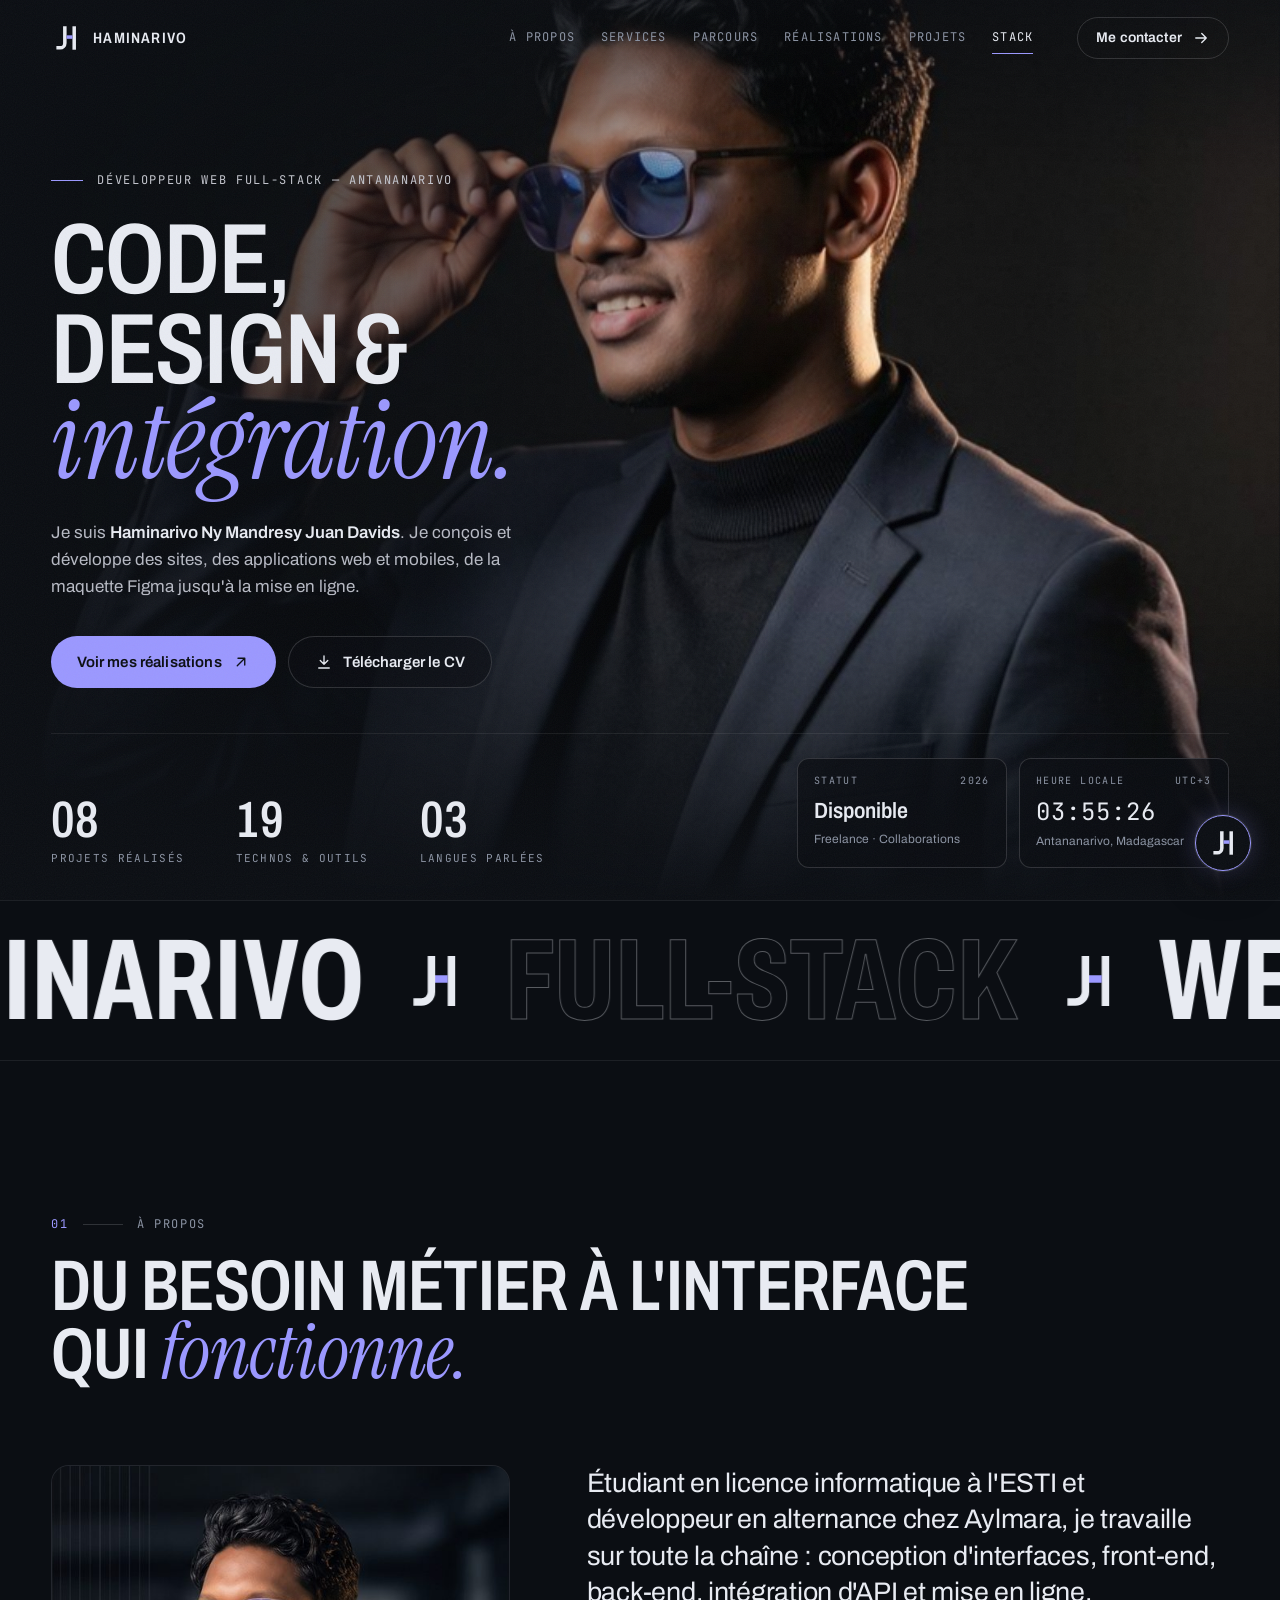
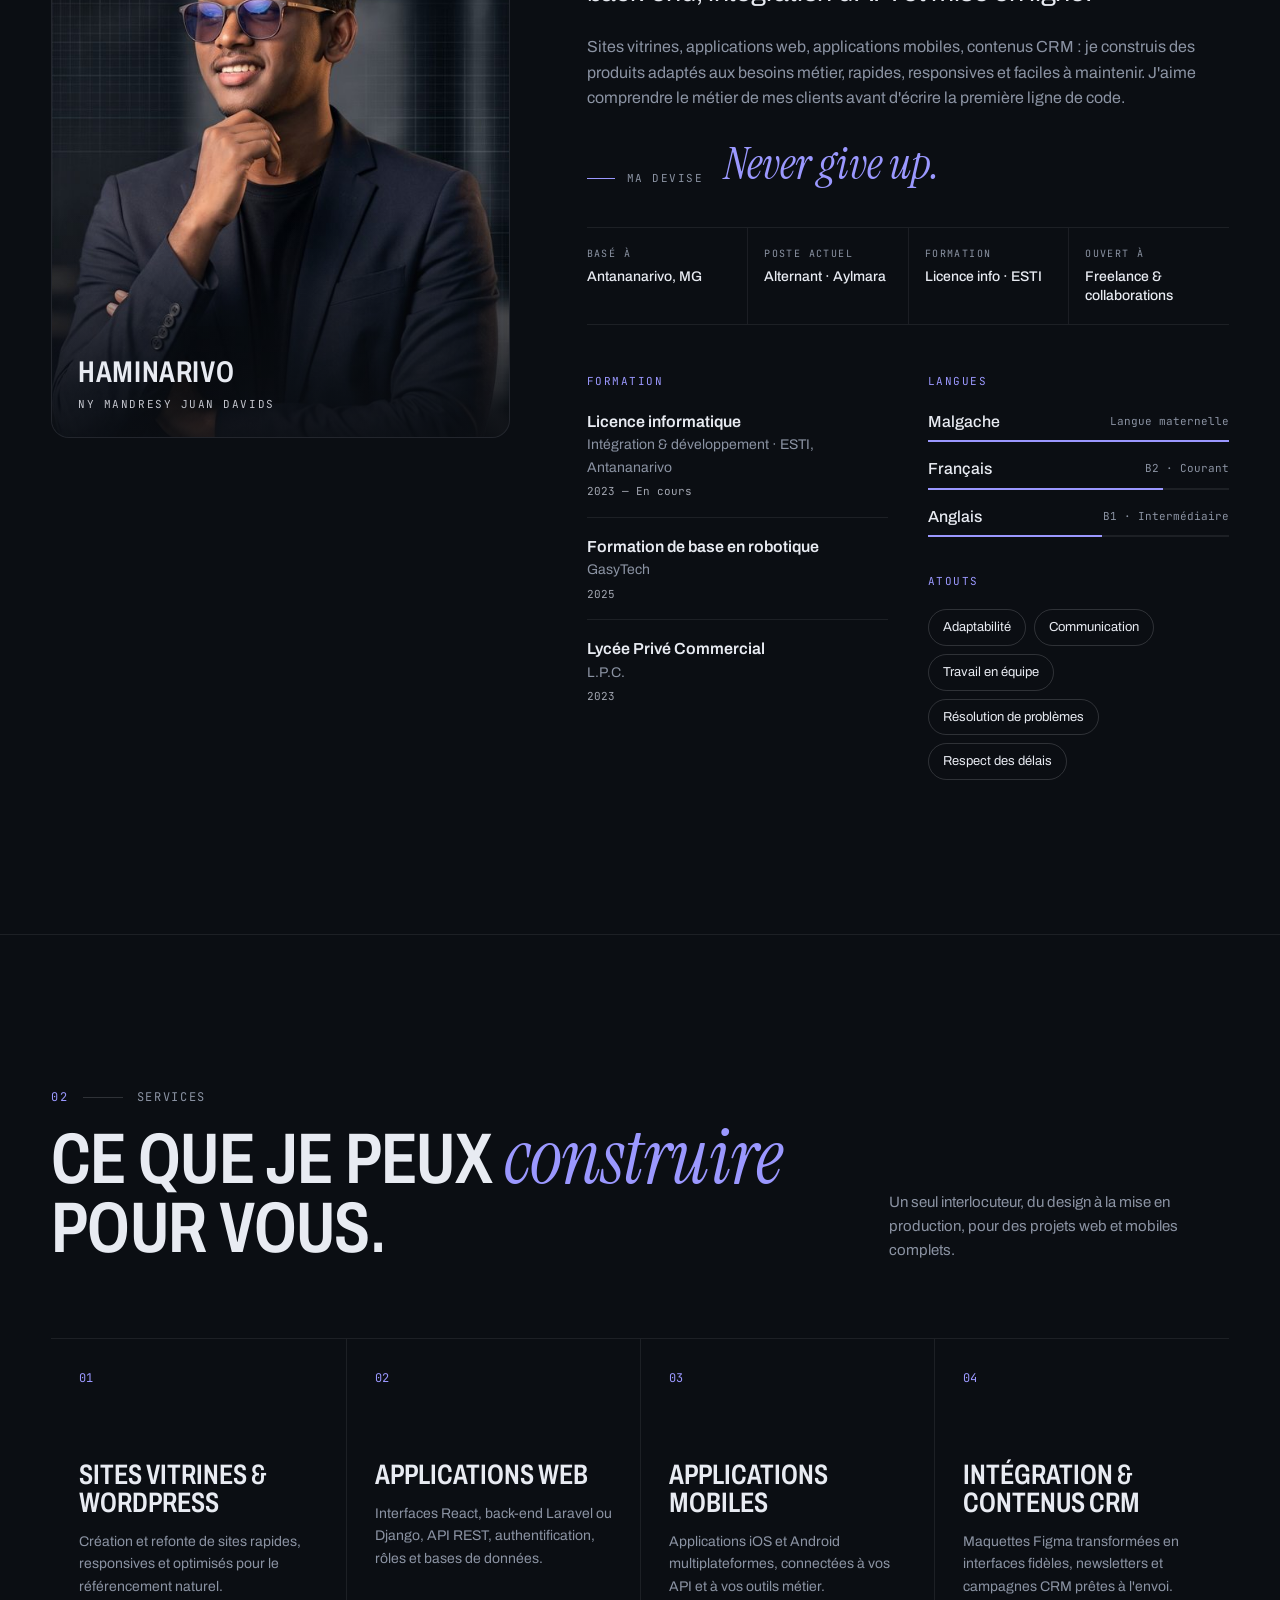
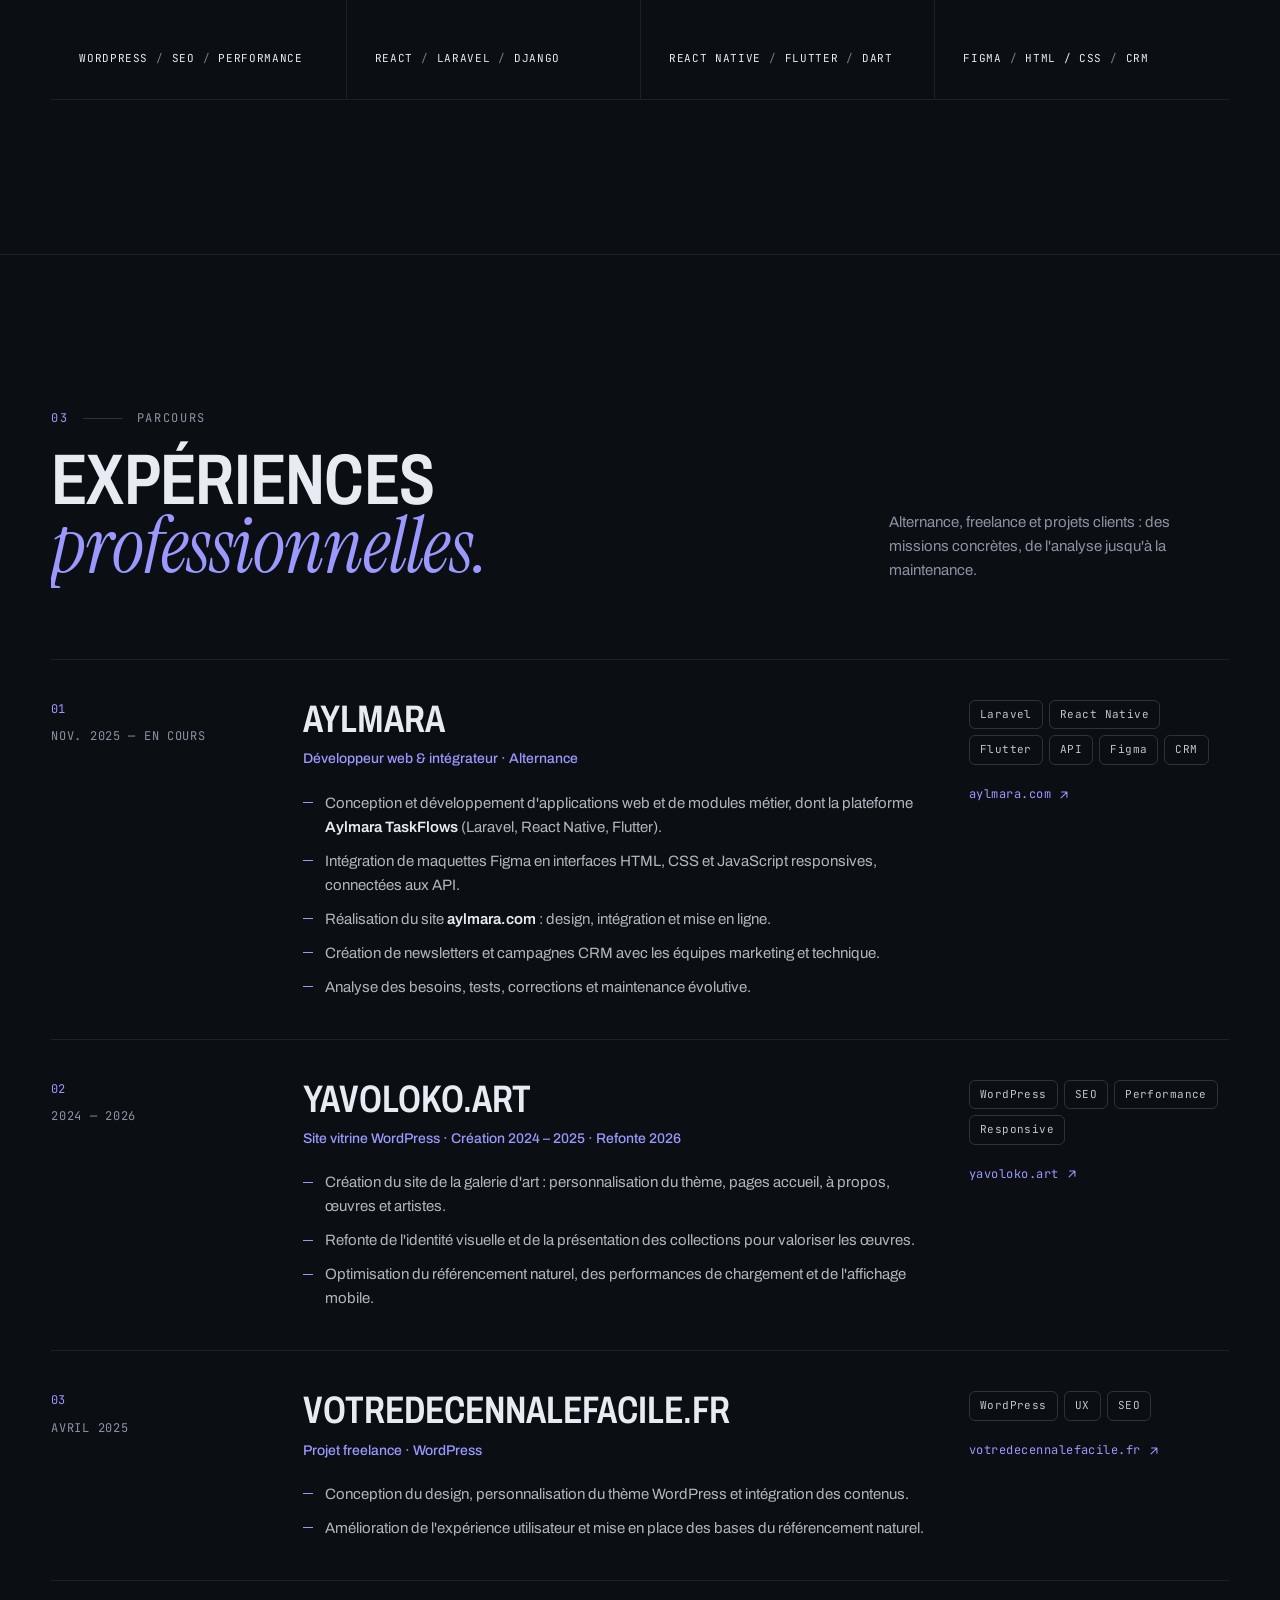
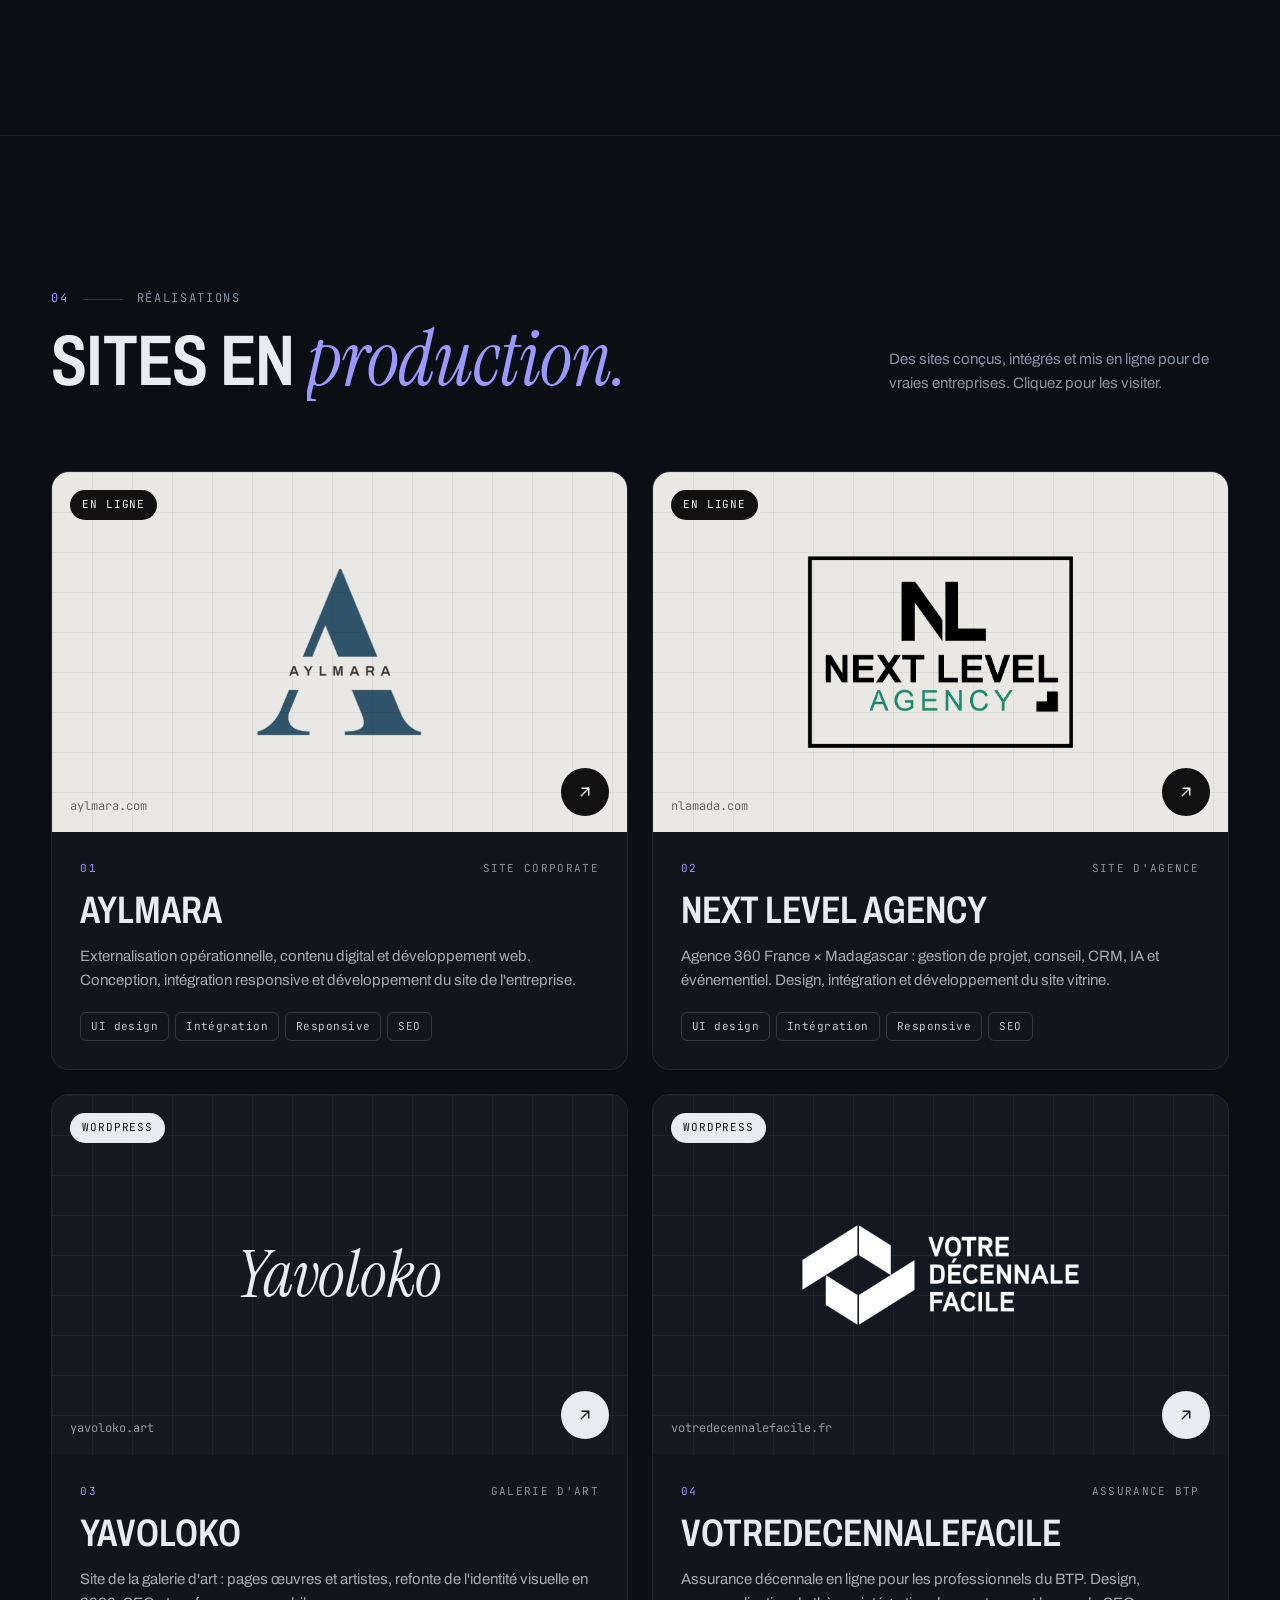
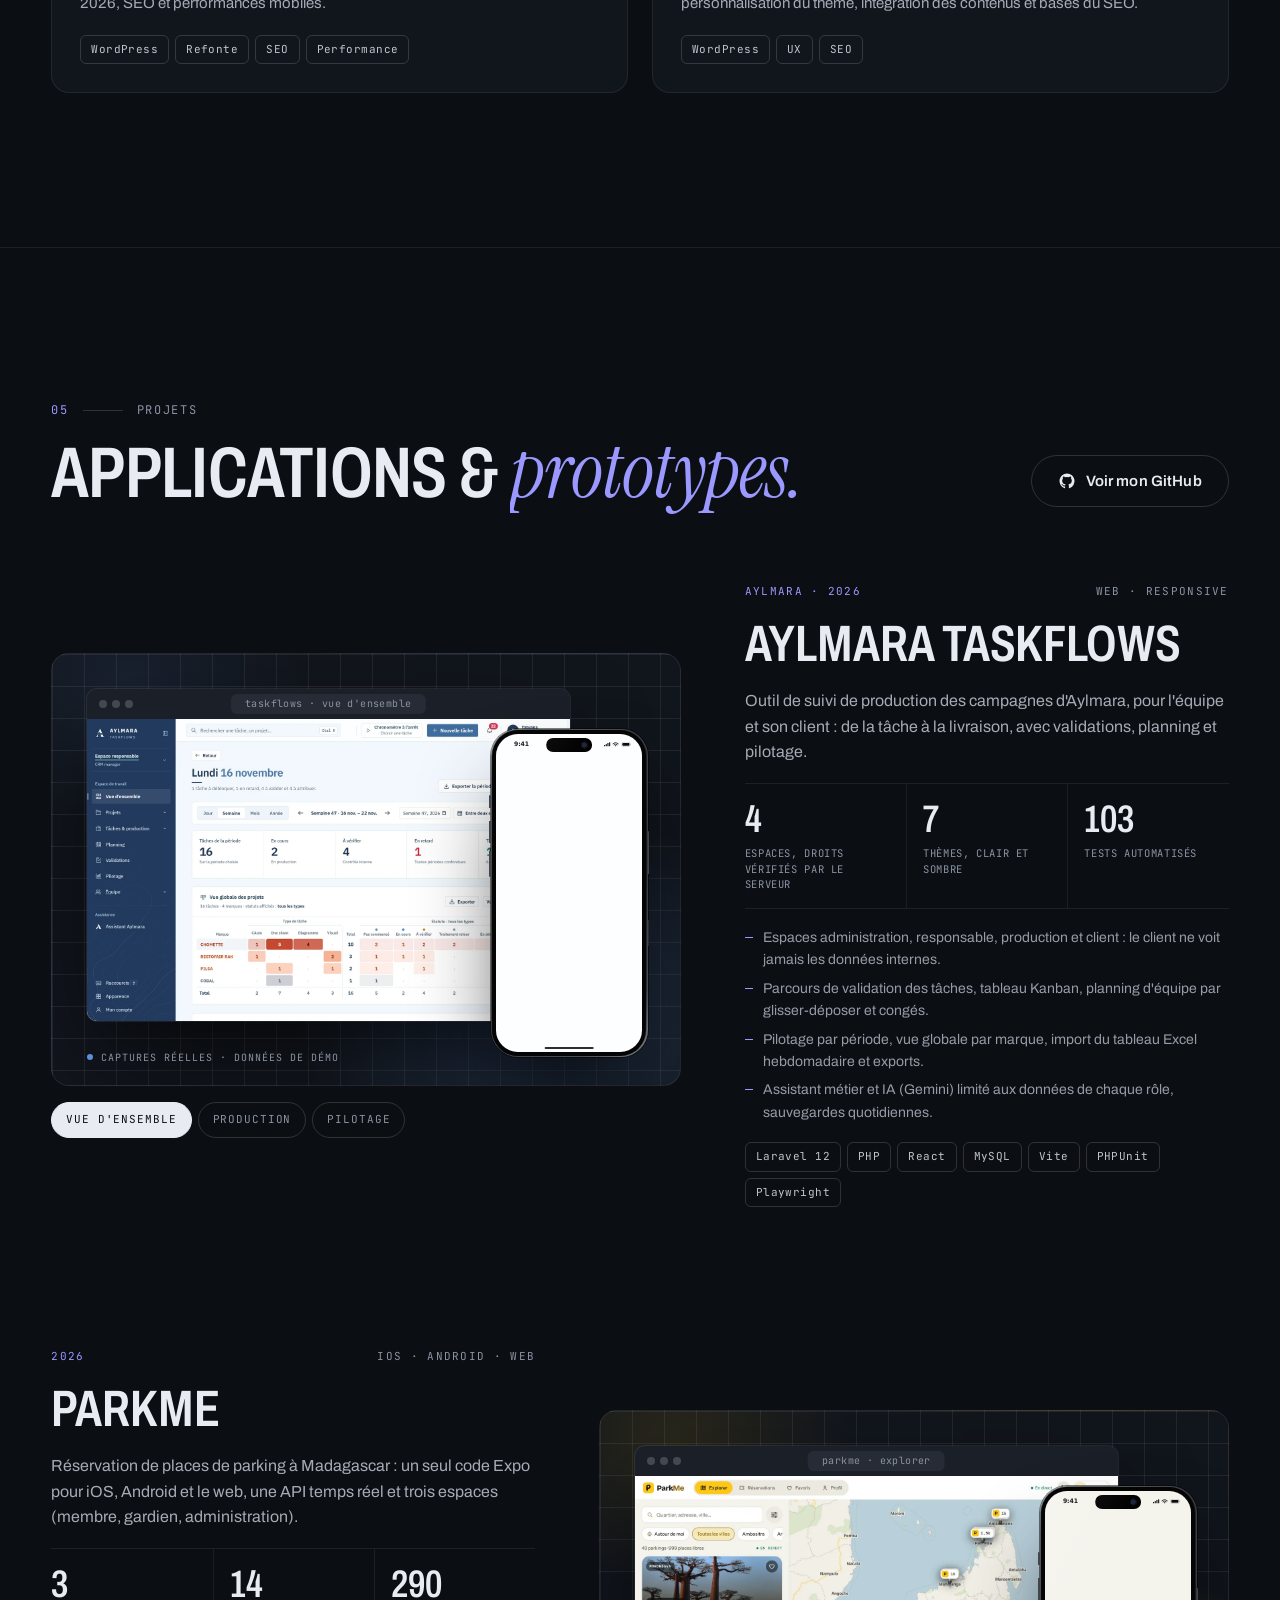
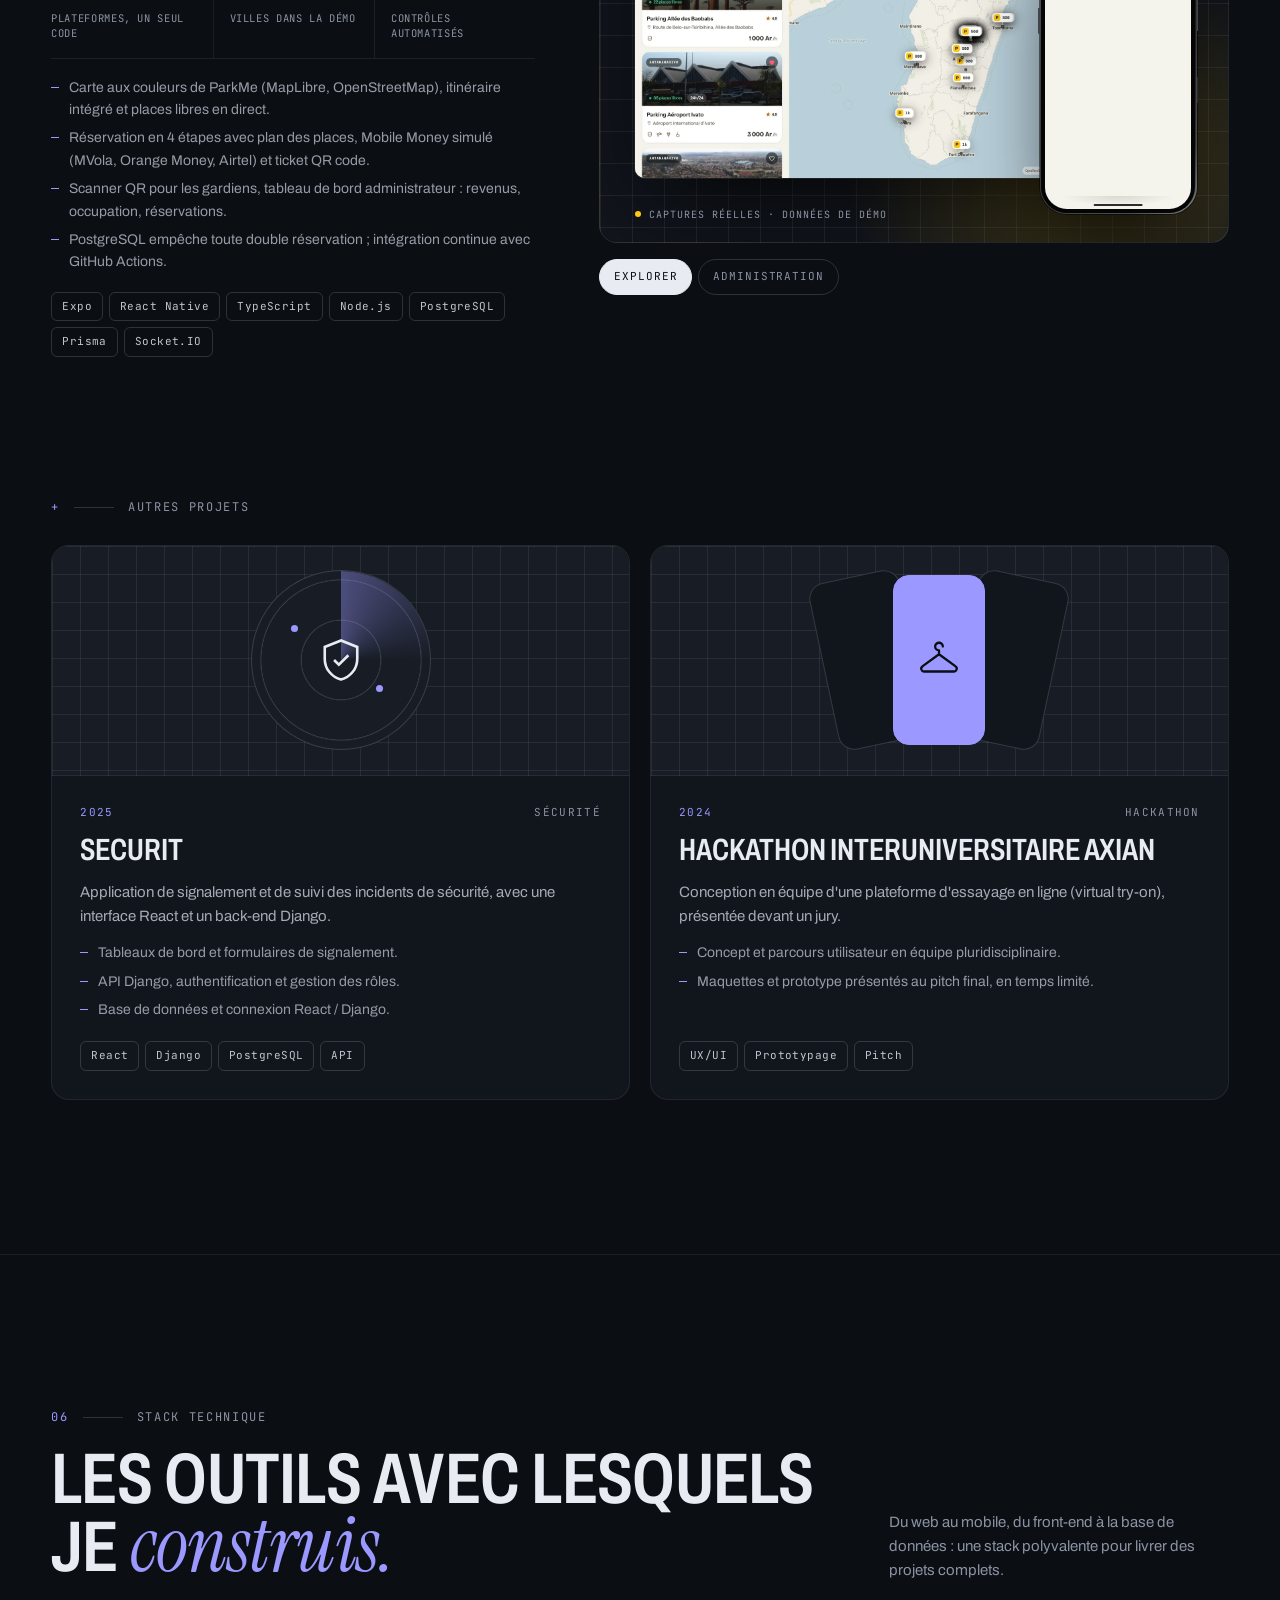
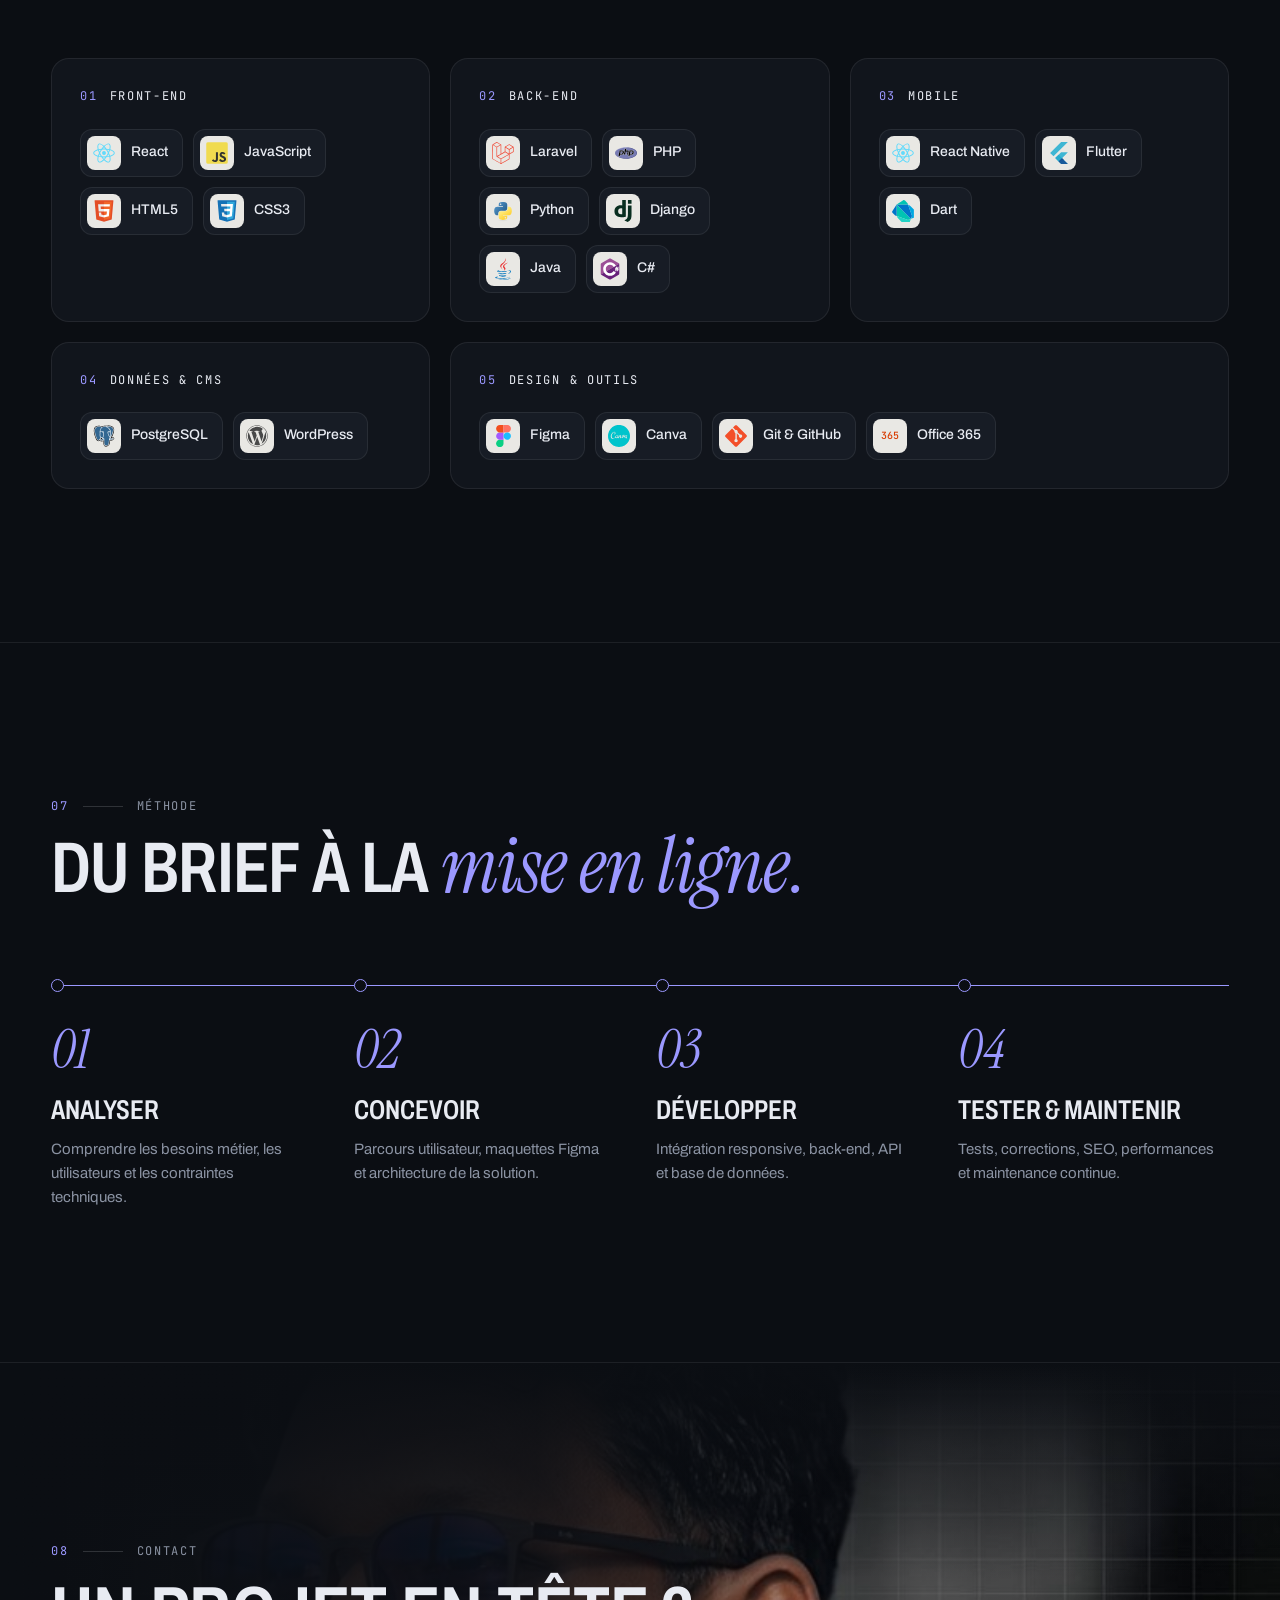
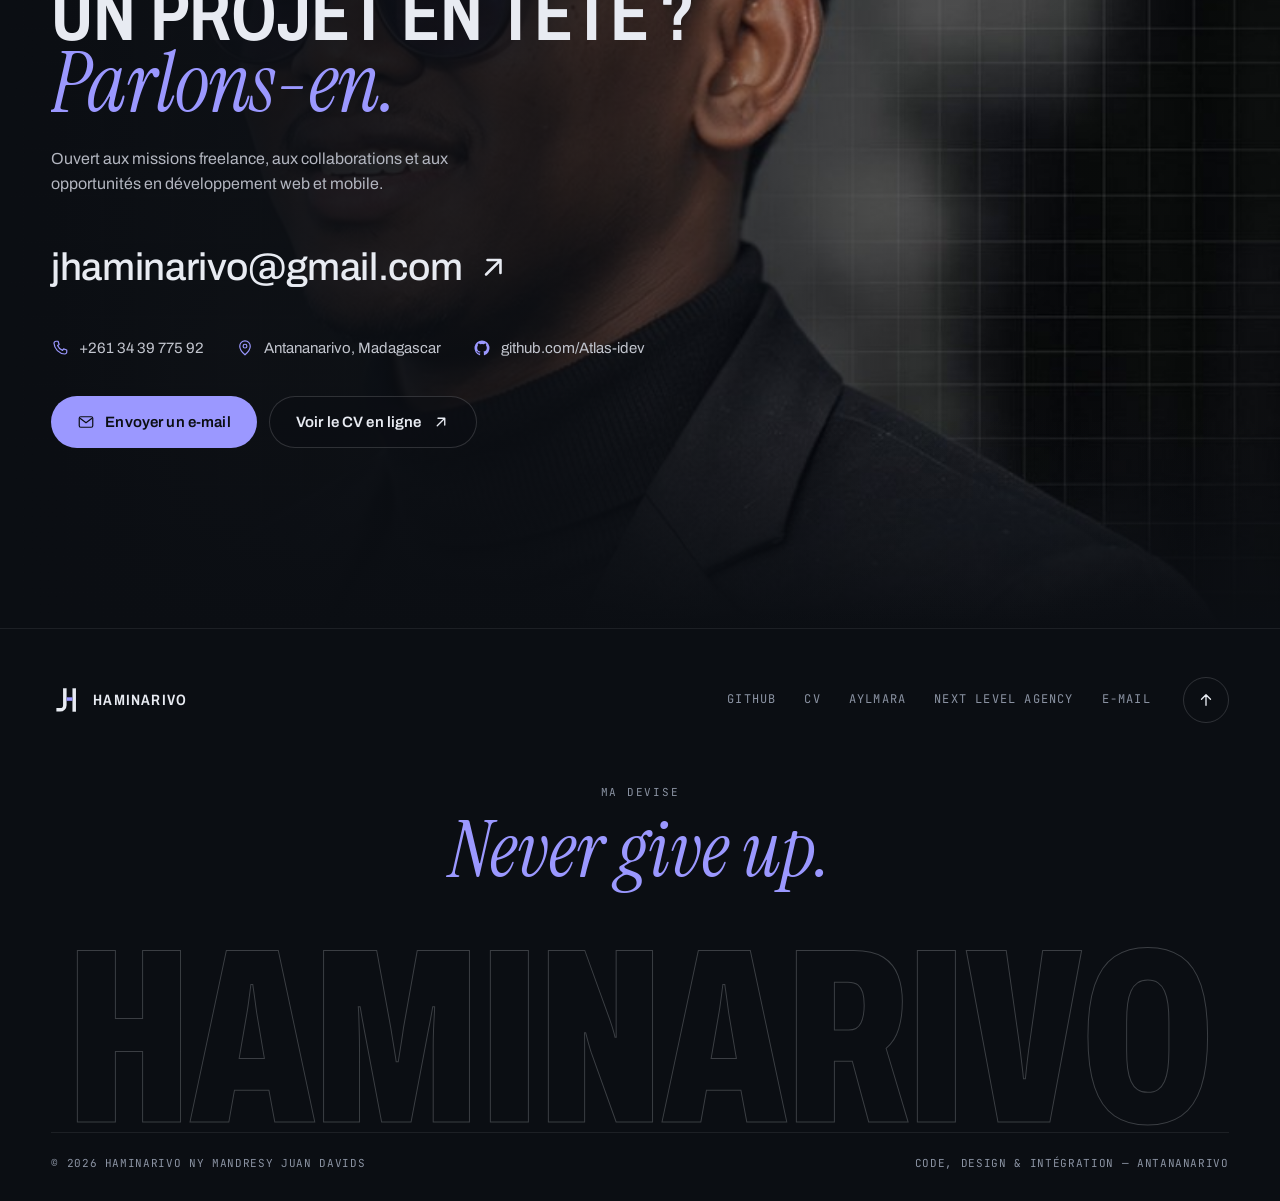
<file: index.html>
<!DOCTYPE html>
<html lang="fr" data-theme="indigo">
<head>
  <meta charset="UTF-8">
  <meta name="viewport" content="width=device-width, initial-scale=1">
  <title>Juan Davids Haminarivo — Développeur web full-stack</title>
  <meta name="description" content="Portfolio de HAMINARIVO Ny Mandresy Juan Davids, développeur web full-stack à Antananarivo : sites, applications web et mobiles avec React, Laravel, Django, React Native et Flutter.">
  <meta name="author" content="HAMINARIVO Ny Mandresy Juan Davids">
  <meta name="theme-color" content="#0b0e13">
  <link rel="canonical" href="https://atlas-idev.github.io/">

  <meta property="og:type" content="website">
  <meta property="og:url" content="https://atlas-idev.github.io/">
  <meta property="og:title" content="Juan Davids Haminarivo — Développeur web full-stack">
  <meta property="og:description" content="Code, design & intégration. Sites, applications web et mobiles, de la maquette Figma à la mise en ligne.">
  <meta property="og:image" content="https://atlas-idev.github.io/assets/og-image.jpg">
  <meta property="og:image:width" content="1200">
  <meta property="og:image:height" content="630">
  <meta property="og:locale" content="fr_FR">
  <meta name="twitter:card" content="summary_large_image">

  <link rel="icon" href="assets/favicon.svg" type="image/svg+xml">
  <link rel="icon" href="assets/icons/favicon-32.png" sizes="32x32" type="image/png">
  <link rel="apple-touch-icon" href="assets/icons/apple-touch-icon.png">
  <link rel="manifest" href="site.webmanifest">

  <link rel="preload" href="assets/fonts/Archivo-normal-100_900.woff2" as="font" type="font/woff2" crossorigin>
  <link rel="preload" as="image" href="assets/img/hero.jpg" media="(min-width: 801px)">
  <link rel="preload" as="image" href="assets/img/hero-mobile.jpg" imagesrcset="assets/img/hero-mobile-800.jpg 800w, assets/img/hero-mobile.jpg 1200w" imagesizes="100vw" media="(max-width: 800px)">
  <link rel="stylesheet" href="css/fonts.css?v=20261103b">
  <link rel="stylesheet" href="css/style.css?v=20261116-2">

  <script>
    (function (d) {
      var c = d.classList;
      c.add("js");
      var seen = false;
      try { seen = sessionStorage.getItem("jh-loaded") === "1"; } catch (e) {}
      if (seen || location.hash.length > 1 || window.matchMedia("(prefers-reduced-motion: reduce)").matches) c.add("no-loader", "is-ready");
      setTimeout(function () { c.add("is-ready"); }, 4000);
    })(document.documentElement);
  </script>

  <script type="application/ld+json">
  {
    "@context": "https://schema.org",
    "@type": "Person",
    "name": "HAMINARIVO Ny Mandresy Juan Davids",
    "jobTitle": "Développeur web full-stack",
    "email": "mailto:jhaminarivo@gmail.com",
    "telephone": "+261343977592",
    "address": { "@type": "PostalAddress", "addressLocality": "Antananarivo", "addressCountry": "MG" },
    "alumniOf": "ESTI Antananarivo",
    "worksFor": { "@type": "Organization", "name": "Aylmara", "url": "https://aylmara.com" },
    "sameAs": ["https://github.com/Atlas-idev"],
    "knowsAbout": ["React", "JavaScript", "Laravel", "PHP", "Django", "Python", "React Native", "Flutter", "WordPress", "PostgreSQL", "Figma"]
  }
  </script>
</head>
<body>

  <!-- Icônes SVG réutilisables -->
  <svg width="0" height="0" style="position:absolute" aria-hidden="true">
    <symbol id="logo" viewBox="0 0 64 64">
      <g fill="none" stroke-width="7.5" transform="translate(3.5 -1)">
        <path d="M26 8V44a10 10 0 0 1-10 10H8" stroke="currentColor"/>
        <path d="M46 8V58" stroke="currentColor"/>
        <path d="M29.75 31H42.25" style="stroke: var(--accent)"/>
      </g>
    </symbol>
    <symbol id="i-arrow-ur" viewBox="0 0 24 24"><path d="M7 17 17 7M8 7h9v9" fill="none" stroke="currentColor" stroke-width="1.8" stroke-linecap="round" stroke-linejoin="round"/></symbol>
    <symbol id="i-arrow-r" viewBox="0 0 24 24"><path d="M5 12h14M13 6l6 6-6 6" fill="none" stroke="currentColor" stroke-width="1.8" stroke-linecap="round" stroke-linejoin="round"/></symbol>
    <symbol id="i-arrow-up" viewBox="0 0 24 24"><path d="M12 19V5M6 11l6-6 6 6" fill="none" stroke="currentColor" stroke-width="1.8" stroke-linecap="round" stroke-linejoin="round"/></symbol>
    <symbol id="i-download" viewBox="0 0 24 24"><path d="M12 4v11M7 10l5 5 5-5M5 20h14" fill="none" stroke="currentColor" stroke-width="1.8" stroke-linecap="round" stroke-linejoin="round"/></symbol>
    <symbol id="i-mail" viewBox="0 0 24 24"><rect x="3" y="5" width="18" height="14" rx="2" fill="none" stroke="currentColor" stroke-width="1.6"/><path d="m4 7 8 6 8-6" fill="none" stroke="currentColor" stroke-width="1.6"/></symbol>
    <symbol id="i-phone" viewBox="0 0 24 24"><path d="M6.6 3h2.8l1.4 4.2-2 1.4a12 12 0 0 0 6.6 6.6l1.4-2 4.2 1.4v2.8A2.6 2.6 0 0 1 18.4 20 15.4 15.4 0 0 1 4 5.6 2.6 2.6 0 0 1 6.6 3Z" fill="none" stroke="currentColor" stroke-width="1.6" stroke-linejoin="round"/></symbol>
    <symbol id="i-pin" viewBox="0 0 24 24"><path d="M12 21s-7-6.2-7-11.5a7 7 0 0 1 14 0C19 14.8 12 21 12 21Z" fill="none" stroke="currentColor" stroke-width="1.6"/><circle cx="12" cy="9.5" r="2.5" fill="none" stroke="currentColor" stroke-width="1.6"/></symbol>
    <symbol id="i-github" viewBox="0 0 24 24"><path fill="currentColor" d="M12 2a10 10 0 0 0-3.2 19.5c.5.1.7-.2.7-.5v-1.7c-2.8.6-3.4-1.2-3.4-1.2-.4-1.2-1.1-1.5-1.1-1.5-.9-.6.1-.6.1-.6 1 .1 1.5 1 1.5 1 .9 1.5 2.4 1.1 3 .8.1-.6.3-1.1.6-1.3-2.2-.3-4.6-1.1-4.6-5 0-1.1.4-2 1-2.7-.1-.3-.4-1.3.1-2.7 0 0 .8-.3 2.8 1a9.6 9.6 0 0 1 5 0c1.9-1.3 2.8-1 2.8-1 .5 1.4.2 2.4.1 2.7.6.7 1 1.6 1 2.7 0 3.9-2.4 4.7-4.6 5 .4.3.7.9.7 1.9V21c0 .3.2.6.7.5A10 10 0 0 0 12 2Z"/></symbol>
  </svg>

  <!-- Écran de chargement -->
  <div class="loader" aria-hidden="true">
    <div class="loader__center">
      <svg class="loader__mark" viewBox="0 0 64 64">
        <g fill="none" stroke-width="7.5" transform="translate(3.5 -1)">
          <path d="M26 8V44a10 10 0 0 1-10 10H8" pathLength="1"/>
          <path d="M46 8V58" pathLength="1"/>
          <path d="M29.75 31H42.25" pathLength="1" class="loader__bar"/>
        </g>
      </svg>
    </div>
    <div class="loader__foot">
      <span>Juan Davids Haminarivo — Never give up</span>
      <span class="loader__count" data-loader-count>000</span>
    </div>
  </div>

  <div class="progress" aria-hidden="true"><span></span></div>

  <a class="skip-link" href="#main">Aller au contenu</a>

  <!-- ============ NAVIGATION ============ -->
  <header class="nav" id="nav">
    <div class="container nav__inner">
      <a href="#top" class="brand" aria-label="Haminarivo, retour en haut de page">
        <svg class="brand__mark" aria-hidden="true"><use href="#logo"/></svg>
        <span class="brand__name">Haminarivo</span>
      </a>

      <nav class="nav__links" aria-label="Navigation principale">
        <a href="#about">À propos</a>
        <a href="#services">Services</a>
        <a href="#experience">Parcours</a>
        <a href="#work">Réalisations</a>
        <a href="#projects">Projets</a>
        <a href="#stack">Stack</a>
      </nav>

      <a href="#contact" class="btn btn--outline btn--sm nav__cta" data-magnetic>
        Me contacter <svg class="ico"><use href="#i-arrow-r"/></svg>
      </a>

      <button class="nav__toggle" type="button" aria-expanded="false" aria-controls="mobile-menu" aria-label="Ouvrir le menu">
        <span></span><span></span>
      </button>
    </div>

    <div class="mobile-menu" id="mobile-menu">
      <nav class="container mobile-menu__inner" aria-label="Navigation mobile">
        <a href="#about"><span>01</span>À propos</a>
        <a href="#services"><span>02</span>Services</a>
        <a href="#experience"><span>03</span>Parcours</a>
        <a href="#work"><span>04</span>Réalisations</a>
        <a href="#projects"><span>05</span>Projets</a>
        <a href="#stack"><span>06</span>Stack</a>
        <a href="#method"><span>07</span>Méthode</a>
        <a href="#contact"><span>08</span>Contact</a>
      </nav>
    </div>
  </header>

  <main id="main">

    <!-- ============ HERO ============ -->
    <section class="hero" id="top">
      <div class="hero__media" aria-hidden="true">
        <picture>
          <source media="(max-width: 800px)" srcset="assets/img/hero-mobile-800.jpg 800w, assets/img/hero-mobile.jpg 1200w" sizes="100vw" width="1200" height="1184">
          <img src="assets/img/hero.jpg" alt="" fetchpriority="high">
        </picture>
      </div>

      <div class="container hero__content">
        <p class="eyebrow hero-in" style="--i:0">Développeur web full-stack — Antananarivo</p>

        <h1 class="hero__title">
          <span class="line"><span style="--i:1">Code,</span></span>
          <span class="line"><span style="--i:2">design &amp;</span></span>
          <span class="line line--serif"><span style="--i:3"><em class="serif">intégration.</em></span></span>
        </h1>

        <p class="hero__lead hero-in" style="--i:5">
          Je suis <strong>Haminarivo Ny Mandresy Juan Davids</strong>. Je conçois et développe des sites,
          des applications web et mobiles, de la maquette Figma jusqu'à la mise en ligne.
        </p>

        <div class="hero__cta hero-in" style="--i:6">
          <a href="#work" class="btn btn--primary" data-magnetic>
            Voir mes réalisations <svg class="ico"><use href="#i-arrow-ur"/></svg>
          </a>
          <a href="assets/CV-HAMINARIVO.pdf" class="btn btn--ghost" download data-magnetic>
            <svg class="ico"><use href="#i-download"/></svg> Télécharger le CV
          </a>
        </div>
      </div>

      <div class="container hero__bottom hero-in" style="--i:7">
        <ul class="stats" data-stats>
          <li><strong data-count="8">08</strong><span>Projets réalisés</span></li>
          <li><strong data-count="19">19</strong><span>Technos &amp; outils</span></li>
          <li><strong data-count="3" class="no-plus">03</strong><span>Langues parlées</span></li>
        </ul>

        <div class="hud" aria-label="Informations">
          <div class="hud__card">
            <div class="hud__head"><span>Statut</span><span>2026</span></div>
            <p class="hud__value">Disponible</p>
            <p class="hud__sub">Freelance · Collaborations</p>
          </div>
          <div class="hud__card">
            <div class="hud__head"><span>Heure locale</span><span>UTC+3</span></div>
            <p class="hud__value hud__value--mono" data-clock>--:--:--</p>
            <p class="hud__sub">Antananarivo, Madagascar</p>
          </div>
        </div>
      </div>
    </section>

    <!-- ============ BANDEAU DÉFILANT ============ -->
    <div class="marquee" aria-hidden="true">
      <div class="marquee__track" data-marquee>
        <div class="marquee__group">
          <span>Haminarivo</span><svg class="marquee__sep"><use href="#logo"/></svg>
          <span class="outline">Full-stack</span><svg class="marquee__sep"><use href="#logo"/></svg>
          <span>Web &amp; Mobile</span><svg class="marquee__sep"><use href="#logo"/></svg>
          <span class="motto-item">Never give up</span><svg class="marquee__sep"><use href="#logo"/></svg>
        </div>
        <div class="marquee__group">
          <span>Haminarivo</span><svg class="marquee__sep"><use href="#logo"/></svg>
          <span class="outline">Full-stack</span><svg class="marquee__sep"><use href="#logo"/></svg>
          <span>Web &amp; Mobile</span><svg class="marquee__sep"><use href="#logo"/></svg>
          <span class="motto-item">Never give up</span><svg class="marquee__sep"><use href="#logo"/></svg>
        </div>
      </div>
    </div>

    <!-- ============ 01 — À PROPOS ============ -->
    <section class="section about" id="about">
      <div class="container">
        <header class="section__head">
          <p class="label reveal"><b>01</b><i></i>À propos</p>
          <h2 class="section__title" data-split>Du besoin métier à l'interface qui <em class="serif">fonctionne.</em></h2>
        </header>

        <div class="about__grid">
          <figure class="about__photo reveal-img">
            <img src="assets/img/portrait-sm.jpg" srcset="assets/img/portrait-sm.jpg 720w, assets/img/portrait.jpg 1200w" sizes="(max-width: 960px) 92vw, 520px" alt="Portrait de Juan Davids Haminarivo en veste marine" loading="lazy" width="1200" height="1200">
            <figcaption>
              <strong>Haminarivo</strong>
              <span>Ny Mandresy Juan Davids</span>
            </figcaption>
          </figure>

          <div class="about__body">
            <p class="about__intro reveal">
              Étudiant en licence informatique à l'ESTI et développeur en alternance chez Aylmara,
              je travaille sur toute la chaîne&nbsp;: conception d'interfaces, front-end, back-end,
              intégration d'API et mise en ligne.
            </p>
            <p class="about__text reveal">
              Sites vitrines, applications web, applications mobiles, contenus CRM&nbsp;: je construis des produits
              adaptés aux besoins métier, rapides, responsives et faciles à maintenir. J'aime comprendre le
              métier de mes clients avant d'écrire la première ligne de code.
            </p>

            <p class="motto reveal"><span class="motto__label">Ma devise</span><span class="motto__text">Never give up.</span></p>

            <dl class="facts reveal">
              <div><dt>Basé à</dt><dd>Antananarivo, MG</dd></div>
              <div><dt>Poste actuel</dt><dd>Alternant · Aylmara</dd></div>
              <div><dt>Formation</dt><dd>Licence info · ESTI</dd></div>
              <div><dt>Ouvert à</dt><dd>Freelance &amp; collaborations</dd></div>
            </dl>

            <div class="about__cols">
              <div class="info reveal">
                <h3 class="info__title">Formation</h3>
                <ul class="info__list">
                  <li>
                    <strong>Licence informatique</strong>
                    <span>Intégration &amp; développement · ESTI, Antananarivo</span>
                    <em>2023 — En cours</em>
                  </li>
                  <li>
                    <strong>Formation de base en robotique</strong>
                    <span>GasyTech</span>
                    <em>2025</em>
                  </li>
                  <li>
                    <strong>Lycée Privé Commercial</strong>
                    <span>L.P.C.</span>
                    <em>2023</em>
                  </li>
                </ul>
              </div>

              <div class="info reveal" style="--d:.1s">
                <h3 class="info__title">Langues</h3>
                <ul class="langs">
                  <li><span>Malgache</span><em>Langue maternelle</em><i style="--w:100%"></i></li>
                  <li><span>Français</span><em>B2 · Courant</em><i style="--w:78%"></i></li>
                  <li><span>Anglais</span><em>B1 · Intermédiaire</em><i style="--w:58%"></i></li>
                </ul>

                <h3 class="info__title">Atouts</h3>
                <ul class="chips">
                  <li>Adaptabilité</li>
                  <li>Communication</li>
                  <li>Travail en équipe</li>
                  <li>Résolution de problèmes</li>
                  <li>Respect des délais</li>
                </ul>
              </div>
            </div>
          </div>
        </div>
      </div>
    </section>

    <!-- ============ 02 — SERVICES ============ -->
    <section class="section services" id="services">
      <div class="container">
        <header class="section__head section__head--split">
          <div>
            <p class="label reveal"><b>02</b><i></i>Services</p>
            <h2 class="section__title" data-split>Ce que je peux <em class="serif">construire</em> pour vous.</h2>
          </div>
          <p class="section__aside reveal">Un seul interlocuteur, du design à la mise en production, pour des projets web et mobiles complets.</p>
        </header>

        <div class="services__grid">
          <article class="service reveal">
            <span class="service__num">01</span>
            <h3>Sites vitrines &amp; WordPress</h3>
            <p>Création et refonte de sites rapides, responsives et optimisés pour le référencement naturel.</p>
            <ul class="service__list"><li>WordPress</li><li>SEO</li><li>Performance</li></ul>
          </article>
          <article class="service reveal" style="--d:.06s">
            <span class="service__num">02</span>
            <h3>Applications web</h3>
            <p>Interfaces React, back-end Laravel ou Django, API REST, authentification, rôles et bases de données.</p>
            <ul class="service__list"><li>React</li><li>Laravel</li><li>Django</li></ul>
          </article>
          <article class="service reveal" style="--d:.12s">
            <span class="service__num">03</span>
            <h3>Applications mobiles</h3>
            <p>Applications iOS et Android multiplateformes, connectées à vos API et à vos outils métier.</p>
            <ul class="service__list"><li>React Native</li><li>Flutter</li><li>Dart</li></ul>
          </article>
          <article class="service reveal" style="--d:.18s">
            <span class="service__num">04</span>
            <h3>Intégration &amp; contenus CRM</h3>
            <p>Maquettes Figma transformées en interfaces fidèles, newsletters et campagnes CRM prêtes à l'envoi.</p>
            <ul class="service__list"><li>Figma</li><li>HTML / CSS</li><li>CRM</li></ul>
          </article>
        </div>
      </div>
    </section>

    <!-- ============ 03 — PARCOURS ============ -->
    <section class="section experience" id="experience">
      <div class="container">
        <header class="section__head section__head--split">
          <div>
            <p class="label reveal"><b>03</b><i></i>Parcours</p>
            <h2 class="section__title" data-split>Expériences <em class="serif">professionnelles.</em></h2>
          </div>
          <p class="section__aside reveal">Alternance, freelance et projets clients&nbsp;: des missions concrètes, de l'analyse jusqu'à la maintenance.</p>
        </header>

        <ol class="xp">
          <li class="xp__item reveal">
            <div class="xp__meta">
              <span class="xp__num">01</span>
              <span class="xp__date">Nov. 2025 — En cours</span>
            </div>
            <div class="xp__main">
              <h3 class="xp__company">Aylmara</h3>
              <p class="xp__role">Développeur web &amp; intégrateur · Alternance</p>
              <ul class="xp__list">
                <li>Conception et développement d'applications web et de modules métier, dont la plateforme <strong>Aylmara TaskFlows</strong> (Laravel, React Native, Flutter).</li>
                <li>Intégration de maquettes Figma en interfaces HTML, CSS et JavaScript responsives, connectées aux API.</li>
                <li>Réalisation du site <strong>aylmara.com</strong> : design, intégration et mise en ligne.</li>
                <li>Création de newsletters et campagnes CRM avec les équipes marketing et technique.</li>
                <li>Analyse des besoins, tests, corrections et maintenance évolutive.</li>
              </ul>
            </div>
            <div class="xp__side">
              <ul class="tags">
                <li>Laravel</li><li>React Native</li><li>Flutter</li><li>API</li><li>Figma</li><li>CRM</li>
              </ul>
              <a class="link-arrow" href="https://aylmara.com" target="_blank" rel="noopener">aylmara.com <svg class="ico"><use href="#i-arrow-ur"/></svg></a>
            </div>
          </li>

          <li class="xp__item reveal">
            <div class="xp__meta">
              <span class="xp__num">02</span>
              <span class="xp__date">2024 — 2026</span>
            </div>
            <div class="xp__main">
              <h3 class="xp__company">Yavoloko.art</h3>
              <p class="xp__role">Site vitrine WordPress · Création 2024 – 2025 · Refonte 2026</p>
              <ul class="xp__list">
                <li>Création du site de la galerie d'art&nbsp;: personnalisation du thème, pages accueil, à propos, œuvres et artistes.</li>
                <li>Refonte de l'identité visuelle et de la présentation des collections pour valoriser les œuvres.</li>
                <li>Optimisation du référencement naturel, des performances de chargement et de l'affichage mobile.</li>
              </ul>
            </div>
            <div class="xp__side">
              <ul class="tags">
                <li>WordPress</li><li>SEO</li><li>Performance</li><li>Responsive</li>
              </ul>
              <a class="link-arrow" href="https://yavoloko.art" target="_blank" rel="noopener">yavoloko.art <svg class="ico"><use href="#i-arrow-ur"/></svg></a>
            </div>
          </li>

          <li class="xp__item reveal">
            <div class="xp__meta">
              <span class="xp__num">03</span>
              <span class="xp__date">Avril 2025</span>
            </div>
            <div class="xp__main">
              <h3 class="xp__company">VotreDecennaleFacile.fr</h3>
              <p class="xp__role">Projet freelance · WordPress</p>
              <ul class="xp__list">
                <li>Conception du design, personnalisation du thème WordPress et intégration des contenus.</li>
                <li>Amélioration de l'expérience utilisateur et mise en place des bases du référencement naturel.</li>
              </ul>
            </div>
            <div class="xp__side">
              <ul class="tags">
                <li>WordPress</li><li>UX</li><li>SEO</li>
              </ul>
              <a class="link-arrow" href="https://www.votredecennalefacile.fr" target="_blank" rel="noopener">votredecennalefacile.fr <svg class="ico"><use href="#i-arrow-ur"/></svg></a>
            </div>
          </li>
        </ol>
      </div>
    </section>

    <!-- ============ 04 — RÉALISATIONS ============ -->
    <section class="section work" id="work">
      <div class="container">
        <header class="section__head section__head--split">
          <div>
            <p class="label reveal"><b>04</b><i></i>Réalisations</p>
            <h2 class="section__title" data-split>Sites en <em class="serif">production.</em></h2>
          </div>
          <p class="section__aside reveal">Des sites conçus, intégrés et mis en ligne pour de vraies entreprises. Cliquez pour les visiter.</p>
        </header>

        <div class="work__grid">
          <a class="site-card reveal" href="https://aylmara.com" target="_blank" rel="noopener">
            <div class="site-card__visual">
              <span class="site-card__badge">En ligne</span>
              <img src="assets/logos/aylmara.png" alt="Logo Aylmara" class="site-card__logo site-card__logo--sm" loading="lazy">
              <span class="site-card__url">aylmara.com</span>
              <span class="site-card__go" aria-hidden="true"><svg class="ico"><use href="#i-arrow-ur"/></svg></span>
            </div>
            <div class="site-card__body">
              <div class="site-card__meta"><span>01</span><span>Site corporate</span></div>
              <h3>Aylmara</h3>
              <p>Externalisation opérationnelle, contenu digital et développement web. Conception, intégration responsive et développement du site de l'entreprise.</p>
              <ul class="tags"><li>UI design</li><li>Intégration</li><li>Responsive</li><li>SEO</li></ul>
            </div>
          </a>

          <a class="site-card reveal" href="https://nlamada.com" target="_blank" rel="noopener" style="--d:.1s">
            <div class="site-card__visual">
              <span class="site-card__badge">En ligne</span>
              <img src="assets/logos/nlamada.png" alt="Logo Next Level Agency" class="site-card__logo" loading="lazy">
              <span class="site-card__url">nlamada.com</span>
              <span class="site-card__go" aria-hidden="true"><svg class="ico"><use href="#i-arrow-ur"/></svg></span>
            </div>
            <div class="site-card__body">
              <div class="site-card__meta"><span>02</span><span>Site d'agence</span></div>
              <h3>Next Level Agency</h3>
              <p>Agence 360 France × Madagascar&nbsp;: gestion de projet, conseil, CRM, IA et événementiel. Design, intégration et développement du site vitrine.</p>
              <ul class="tags"><li>UI design</li><li>Intégration</li><li>Responsive</li><li>SEO</li></ul>
            </div>
          </a>

          <a class="site-card reveal" href="https://yavoloko.art" target="_blank" rel="noopener">
            <div class="site-card__visual site-card__visual--dark">
              <span class="site-card__badge">WordPress</span>
              <!-- Logo&nbsp;: remplacer par <img src="assets/logos/yavoloko.png" alt="Logo Yavoloko" class="site-card__logo site-card__logo--md"> -->
              <span class="site-card__wordmark">Yavoloko</span>
              <span class="site-card__url">yavoloko.art</span>
              <span class="site-card__go" aria-hidden="true"><svg class="ico"><use href="#i-arrow-ur"/></svg></span>
            </div>
            <div class="site-card__body">
              <div class="site-card__meta"><span>03</span><span>Galerie d'art</span></div>
              <h3>Yavoloko</h3>
              <p>Site de la galerie d'art&nbsp;: pages œuvres et artistes, refonte de l'identité visuelle en 2026, SEO et performances mobiles.</p>
              <ul class="tags"><li>WordPress</li><li>Refonte</li><li>SEO</li><li>Performance</li></ul>
            </div>
          </a>

          <a class="site-card reveal" href="https://www.votredecennalefacile.fr" target="_blank" rel="noopener" style="--d:.1s">
            <div class="site-card__visual site-card__visual--dark">
              <span class="site-card__badge">WordPress</span>
              <img src="assets/logos/votredecennalefacile.png" alt="Logo VotreDecennaleFacile" class="site-card__logo site-card__logo--wide" loading="lazy">
              <span class="site-card__url">votredecennalefacile.fr</span>
              <span class="site-card__go" aria-hidden="true"><svg class="ico"><use href="#i-arrow-ur"/></svg></span>
            </div>
            <div class="site-card__body">
              <div class="site-card__meta"><span>04</span><span>Assurance BTP</span></div>
              <h3>VotreDecennaleFacile</h3>
              <p>Assurance décennale en ligne pour les professionnels du BTP. Design, personnalisation du thème, intégration des contenus et bases du SEO.</p>
              <ul class="tags"><li>WordPress</li><li>UX</li><li>SEO</li></ul>
            </div>
          </a>
        </div>
      </div>
    </section>

    <!-- ============ 05 — PROJETS ============ -->
    <section class="section projects" id="projects">
      <div class="container">
        <header class="section__head section__head--split">
          <div>
            <p class="label reveal"><b>05</b><i></i>Projets</p>
            <h2 class="section__title" data-split>Applications &amp; <em class="serif">prototypes.</em></h2>
          </div>
          <a class="btn btn--outline reveal" href="https://github.com/Atlas-idev" target="_blank" rel="noopener" data-magnetic>
            <svg class="ico"><use href="#i-github"/></svg> Voir mon GitHub
          </a>
        </header>

        <div class="cases">
          <!-- Taskflows : captures réelles sur données de démonstration -->
          <article class="case" data-case style="--case: #5b8fd6">
            <div class="case__visual">
              <div class="case__stage reveal-img">
                <figure class="browser">
                  <div class="browser__bar" aria-hidden="true">
                    <span class="browser__dots"><i></i><i></i><i></i></span>
                    <span class="browser__url" data-case-url>taskflows · vue d'ensemble</span>
                  </div>
                  <div class="browser__screen">
                    <img class="is-active" src="assets/img/projects/taskflows-dashboard.webp" data-url="taskflows · vue d'ensemble" alt="Taskflows sur ordinateur : vue d'ensemble de la semaine, compteurs et vue globale des projets par marque" width="1440" height="900" loading="lazy" decoding="async">
                    <img src="assets/img/projects/taskflows-kanban.webp" data-url="taskflows · tableau de production" alt="Taskflows : tableau de production en colonnes par statut" width="1440" height="900" loading="lazy" decoding="async">
                    <img src="assets/img/projects/taskflows-pilotage.webp" data-url="taskflows · pilotage" alt="Taskflows : pilotage de la production, tâches terminées par semaine et répartition par statut" width="1440" height="900" loading="lazy" decoding="async">
                  </div>
                </figure>
                <figure class="iphone" style="--screen: #fcfeff">
                  <div class="iphone__screen">
                    <span class="iphone__status" aria-hidden="true"><b>9:41</b><i></i><svg viewBox="0 0 76 13"><rect x="0" y="8" width="3" height="4" rx="1"/><rect x="4.7" y="5.5" width="3" height="6.5" rx="1"/><rect x="9.4" y="3" width="3" height="9" rx="1"/><rect x="14.1" y="0.5" width="3" height="11.5" rx="1"/><path class="w" d="M24.6 4.6a10.6 10.6 0 0 1 14.8 0M27.5 7.6a6.4 6.4 0 0 1 9 0"/><path d="M32 12.2 29.7 9.9a3.3 3.3 0 0 1 4.6 0Z"/><rect class="b" x="48.5" y="0.7" width="23.5" height="11.6" rx="3.6"/><rect x="50.5" y="2.7" width="19.5" height="7.6" rx="2"/><rect class="c" x="73.4" y="4.4" width="1.7" height="4.2" rx="0.85"/></svg></span>
                    <span class="iphone__island" aria-hidden="true"></span>
                    <img src="assets/img/projects/taskflows-mobile.webp" alt="Taskflows sur téléphone : vue d'ensemble de la semaine" width="600" height="1212" loading="lazy" decoding="async">
                    <span class="iphone__home" aria-hidden="true"></span>
                  </div>
                </figure>
                <span class="case__note">Captures réelles · données de démo</span>
              </div>
              <div class="case__switch" role="group" aria-label="Écrans de Taskflows">
                <button type="button" data-shot aria-pressed="true">Vue d'ensemble</button>
                <button type="button" data-shot aria-pressed="false">Production</button>
                <button type="button" data-shot aria-pressed="false">Pilotage</button>
              </div>
            </div>
            <div class="case__body reveal">
              <div class="project__meta"><span>Aylmara · 2026</span><span>Web · Responsive</span></div>
              <h3>Aylmara Taskflows</h3>
              <p class="case__lead">Outil de suivi de production des campagnes d'Aylmara, pour l'équipe et son client&nbsp;: de la tâche à la livraison, avec validations, planning et pilotage.</p>
              <ul class="case__facts">
                <li><b>4</b><span>espaces, droits vérifiés par le serveur</span></li>
                <li><b>7</b><span>thèmes, clair et sombre</span></li>
                <li><b>103</b><span>tests automatisés</span></li>
              </ul>
              <ul class="project__list">
                <li>Espaces administration, responsable, production et client&nbsp;: le client ne voit jamais les données internes.</li>
                <li>Parcours de validation des tâches, tableau Kanban, planning d'équipe par glisser-déposer et congés.</li>
                <li>Pilotage par période, vue globale par marque, import du tableau Excel hebdomadaire et exports.</li>
                <li>Assistant métier et IA (Gemini) limité aux données de chaque rôle, sauvegardes quotidiennes.</li>
              </ul>
              <ul class="tags"><li>Laravel 12</li><li>PHP</li><li>React</li><li>MySQL</li><li>Vite</li><li>PHPUnit</li><li>Playwright</li></ul>
            </div>
          </article>

          <!-- ParkMe : captures réelles sur données de démonstration -->
          <article class="case case--flip" data-case style="--case: #ffc814">
            <div class="case__visual">
              <div class="case__stage reveal-img">
                <figure class="browser">
                  <div class="browser__bar" aria-hidden="true">
                    <span class="browser__dots"><i></i><i></i><i></i></span>
                    <span class="browser__url" data-case-url>parkme · explorer</span>
                  </div>
                  <div class="browser__screen">
                    <img class="is-active" src="assets/img/projects/parkme-explore.webp" data-url="parkme · explorer" alt="ParkMe sur ordinateur : liste des parkings et carte de Madagascar avec les prix" width="1440" height="900" loading="lazy" decoding="async">
                    <img src="assets/img/projects/parkme-admin.webp" data-url="parkme · administration" alt="ParkMe : tableau de bord administrateur avec revenus, occupation et moyens de paiement" width="1440" height="900" loading="lazy" decoding="async">
                  </div>
                </figure>
                <figure class="iphone iphone--home-bar" style="--screen: #f4f3ec">
                  <div class="iphone__screen">
                    <span class="iphone__status" aria-hidden="true"><b>9:41</b><i></i><svg viewBox="0 0 76 13"><rect x="0" y="8" width="3" height="4" rx="1"/><rect x="4.7" y="5.5" width="3" height="6.5" rx="1"/><rect x="9.4" y="3" width="3" height="9" rx="1"/><rect x="14.1" y="0.5" width="3" height="11.5" rx="1"/><path class="w" d="M24.6 4.6a10.6 10.6 0 0 1 14.8 0M27.5 7.6a6.4 6.4 0 0 1 9 0"/><path d="M32 12.2 29.7 9.9a3.3 3.3 0 0 1 4.6 0Z"/><rect class="b" x="48.5" y="0.7" width="23.5" height="11.6" rx="3.6"/><rect x="50.5" y="2.7" width="19.5" height="7.6" rx="2"/><rect class="c" x="73.4" y="4.4" width="1.7" height="4.2" rx="0.85"/></svg></span>
                    <span class="iphone__island" aria-hidden="true"></span>
                    <img src="assets/img/projects/parkme-mobile.webp" alt="ParkMe sur téléphone : recherche de parkings avec les places libres en direct" width="600" height="1161" loading="lazy" decoding="async">
                    <span class="iphone__home" aria-hidden="true"></span>
                  </div>
                </figure>
                <span class="case__note">Captures réelles · données de démo</span>
              </div>
              <div class="case__switch" role="group" aria-label="Écrans de ParkMe">
                <button type="button" data-shot aria-pressed="true">Explorer</button>
                <button type="button" data-shot aria-pressed="false">Administration</button>
              </div>
            </div>
            <div class="case__body reveal">
              <div class="project__meta"><span>2026</span><span>iOS · Android · Web</span></div>
              <h3>ParkMe</h3>
              <p class="case__lead">Réservation de places de parking à Madagascar&nbsp;: un seul code Expo pour iOS, Android et le web, une API temps réel et trois espaces (membre, gardien, administration).</p>
              <ul class="case__facts">
                <li><b>3</b><span>plateformes, un seul code</span></li>
                <li><b>14</b><span>villes dans la démo</span></li>
                <li><b>290</b><span>contrôles automatisés</span></li>
              </ul>
              <ul class="project__list">
                <li>Carte aux couleurs de ParkMe (MapLibre, OpenStreetMap), itinéraire intégré et places libres en direct.</li>
                <li>Réservation en 4 étapes avec plan des places, Mobile Money simulé (MVola, Orange Money, Airtel) et ticket QR code.</li>
                <li>Scanner QR pour les gardiens, tableau de bord administrateur&nbsp;: revenus, occupation, réservations.</li>
                <li>PostgreSQL empêche toute double réservation&nbsp;; intégration continue avec GitHub Actions.</li>
              </ul>
              <ul class="tags"><li>Expo</li><li>React Native</li><li>TypeScript</li><li>Node.js</li><li>PostgreSQL</li><li>Prisma</li><li>Socket.IO</li></ul>
            </div>
          </article>
        </div>

        <p class="label cases__more reveal"><b>+</b><i></i>Autres projets</p>

        <div class="bento">
          <!-- SecurIT -->
          <article class="project reveal">
            <div class="project__visual reveal-img" aria-hidden="true">
              <div class="radar">
                <span class="radar__sweep"></span>
                <svg class="radar__icon" viewBox="0 0 24 24"><path d="M12 3 4.5 6v5.5c0 4.6 3.2 8.4 7.5 9.5 4.3-1.1 7.5-4.9 7.5-9.5V6L12 3Z" fill="none" stroke="currentColor" stroke-width="1.2"/><path d="m8.8 12 2.2 2.2 4.4-4.4" fill="none" stroke="currentColor" stroke-width="1.2"/></svg>
                <i class="radar__blip" style="--x:22%;--y:30%"></i>
                <i class="radar__blip" style="--x:70%;--y:64%;--dl:1.2s"></i>
              </div>
            </div>
            <div class="project__body">
              <div class="project__meta"><span>2025</span><span>Sécurité</span></div>
              <h3>SecurIT</h3>
              <p>Application de signalement et de suivi des incidents de sécurité, avec une interface React et un back-end Django.</p>
              <ul class="project__list">
                <li>Tableaux de bord et formulaires de signalement.</li>
                <li>API Django, authentification et gestion des rôles.</li>
                <li>Base de données et connexion React / Django.</li>
              </ul>
              <ul class="tags"><li>React</li><li>Django</li><li>PostgreSQL</li><li>API</li></ul>
            </div>
          </article>

          <!-- Hackathon -->
          <article class="project reveal" style="--d:.1s">
            <div class="project__visual project__visual--screens reveal-img" aria-hidden="true">
              <span class="screen screen--1"></span>
              <span class="screen screen--2"><svg viewBox="0 0 24 24"><path d="M12 7a2 2 0 1 1 2-2M12 7v2l8.5 6.2a1.5 1.5 0 0 1-.9 2.8H4.4a1.5 1.5 0 0 1-.9-2.8L12 9" fill="none" stroke="currentColor" stroke-width="1.2" stroke-linecap="round" stroke-linejoin="round"/></svg></span>
              <span class="screen screen--3"></span>
            </div>
            <div class="project__body">
              <div class="project__meta"><span>2024</span><span>Hackathon</span></div>
              <h3>Hackathon interuniversitaire Axian</h3>
              <p>Conception en équipe d'une plateforme d'essayage en ligne (virtual try-on), présentée devant un jury.</p>
              <ul class="project__list">
                <li>Concept et parcours utilisateur en équipe pluridisciplinaire.</li>
                <li>Maquettes et prototype présentés au pitch final, en temps limité.</li>
              </ul>
              <ul class="tags"><li>UX/UI</li><li>Prototypage</li><li>Pitch</li></ul>
            </div>
          </article>
        </div>
      </div>
    </section>

    <!-- ============ 06 — STACK ============ -->
    <section class="section stack" id="stack">
      <div class="container">
        <header class="section__head section__head--split">
          <div>
            <p class="label reveal"><b>06</b><i></i>Stack technique</p>
            <h2 class="section__title" data-split>Les outils avec lesquels je <em class="serif">construis.</em></h2>
          </div>
          <p class="section__aside reveal">Du web au mobile, du front-end à la base de données&nbsp;: une stack polyvalente pour livrer des projets complets.</p>
        </header>

        <div class="stack__grid">
          <div class="stack__group reveal">
            <h3><span>01</span>Front-end</h3>
            <ul>
              <li><img src="assets/icons/react.svg" alt="" loading="lazy">React</li>
              <li><img src="assets/icons/javascript.svg" alt="" loading="lazy">JavaScript</li>
              <li><img src="assets/icons/html5.svg" alt="" loading="lazy">HTML5</li>
              <li><img src="assets/icons/css3.svg" alt="" loading="lazy">CSS3</li>
            </ul>
          </div>
          <div class="stack__group reveal" style="--d:.05s">
            <h3><span>02</span>Back-end</h3>
            <ul>
              <li><img src="assets/icons/laravel.svg" alt="" loading="lazy">Laravel</li>
              <li><img src="assets/icons/php.svg" alt="" loading="lazy">PHP</li>
              <li><img src="assets/icons/python.svg" alt="" loading="lazy">Python</li>
              <li><img src="assets/icons/django.svg" alt="" loading="lazy">Django</li>
              <li><img src="assets/icons/java.svg" alt="" loading="lazy">Java</li>
              <li><img src="assets/icons/csharp.svg" alt="" loading="lazy">C#</li>
            </ul>
          </div>
          <div class="stack__group reveal" style="--d:.1s">
            <h3><span>03</span>Mobile</h3>
            <ul>
              <li><img src="assets/icons/react.svg" alt="" loading="lazy">React Native</li>
              <li><img src="assets/icons/flutter.svg" alt="" loading="lazy">Flutter</li>
              <li><img src="assets/icons/dart.svg" alt="" loading="lazy">Dart</li>
            </ul>
          </div>
          <div class="stack__group reveal">
            <h3><span>04</span>Données &amp; CMS</h3>
            <ul>
              <li><img src="assets/icons/postgresql.svg" alt="" loading="lazy">PostgreSQL</li>
              <li><img src="assets/icons/wordpress.svg" alt="" loading="lazy">WordPress</li>
            </ul>
          </div>
          <div class="stack__group stack__group--wide reveal" style="--d:.05s">
            <h3><span>05</span>Design &amp; outils</h3>
            <ul>
              <li><img src="assets/icons/figma.svg" alt="" loading="lazy">Figma</li>
              <li><img src="assets/icons/canva.svg" alt="" loading="lazy">Canva</li>
              <li><img src="assets/icons/git.svg" alt="" loading="lazy">Git &amp; GitHub</li>
              <li><span class="stack__glyph" aria-hidden="true">365</span>Office 365</li>
            </ul>
          </div>
        </div>
      </div>
    </section>

    <!-- ============ 07 — MÉTHODE ============ -->
    <section class="section method" id="method">
      <div class="container">
        <header class="section__head">
          <p class="label reveal"><b>07</b><i></i>Méthode</p>
          <h2 class="section__title" data-split>Du brief à la <em class="serif">mise en ligne.</em></h2>
        </header>

        <ol class="timeline reveal">
          <li class="step reveal">
            <span class="step__dot" aria-hidden="true"></span>
            <span class="step__num">01</span>
            <h3>Analyser</h3>
            <p>Comprendre les besoins métier, les utilisateurs et les contraintes techniques.</p>
          </li>
          <li class="step reveal" style="--d:.1s">
            <span class="step__dot" aria-hidden="true"></span>
            <span class="step__num">02</span>
            <h3>Concevoir</h3>
            <p>Parcours utilisateur, maquettes Figma et architecture de la solution.</p>
          </li>
          <li class="step reveal" style="--d:.2s">
            <span class="step__dot" aria-hidden="true"></span>
            <span class="step__num">03</span>
            <h3>Développer</h3>
            <p>Intégration responsive, back-end, API et base de données.</p>
          </li>
          <li class="step reveal" style="--d:.3s">
            <span class="step__dot" aria-hidden="true"></span>
            <span class="step__num">04</span>
            <h3>Tester &amp; maintenir</h3>
            <p>Tests, corrections, SEO, performances et maintenance continue.</p>
          </li>
        </ol>
      </div>
    </section>

    <!-- ============ 08 — CONTACT ============ -->
    <section class="contact" id="contact">
      <div class="contact__media" aria-hidden="true">
        <picture>
          <source media="(max-width: 800px)" srcset="assets/img/contact-mobile-800.jpg 800w, assets/img/contact-mobile.jpg 1200w" sizes="100vw" width="1200" height="1402">
          <img src="assets/img/contact.jpg" alt="" loading="lazy">
        </picture>
      </div>

      <div class="container contact__inner">
        <p class="label reveal"><b>08</b><i></i>Contact</p>
        <h2 class="contact__title" data-split>Un projet en tête&nbsp;? <em class="serif">Parlons-en.</em></h2>
        <p class="contact__text reveal">Ouvert aux missions freelance, aux collaborations et aux opportunités en développement web et mobile.</p>

        <a class="contact__mail reveal" href="mailto:jhaminarivo@gmail.com">
          jhaminarivo@gmail.com <svg class="ico"><use href="#i-arrow-ur"/></svg>
        </a>

        <ul class="contact__list reveal">
          <li><svg class="ico"><use href="#i-phone"/></svg><a href="tel:+261343977592">+261 34 39 775 92</a></li>
          <li><svg class="ico"><use href="#i-pin"/></svg><span>Antananarivo, Madagascar</span></li>
          <li><svg class="ico"><use href="#i-github"/></svg><a href="https://github.com/Atlas-idev" target="_blank" rel="noopener">github.com/Atlas-idev</a></li>
        </ul>

        <div class="hero__cta reveal">
          <a href="mailto:jhaminarivo@gmail.com" class="btn btn--primary" data-magnetic><svg class="ico"><use href="#i-mail"/></svg> Envoyer un e-mail</a>
          <a href="cv.html" class="btn btn--ghost" data-magnetic>Voir le CV en ligne <svg class="ico"><use href="#i-arrow-ur"/></svg></a>
        </div>
      </div>
    </section>
  </main>

  <!-- ============ FOOTER ============ -->
  <footer class="footer">
    <div class="container footer__top">
      <a href="#top" class="brand" aria-label="Haminarivo, retour en haut de page">
        <svg class="brand__mark" aria-hidden="true"><use href="#logo"/></svg>
        <span class="brand__name">Haminarivo</span>
      </a>
      <nav class="footer__links" aria-label="Liens externes">
        <a href="https://github.com/Atlas-idev" target="_blank" rel="noopener">GitHub</a>
        <a href="cv.html">CV</a>
        <a href="https://aylmara.com" target="_blank" rel="noopener">Aylmara</a>
        <a href="https://nlamada.com" target="_blank" rel="noopener">Next Level Agency</a>
        <a href="mailto:jhaminarivo@gmail.com">E-mail</a>
      </nav>
      <a href="#top" class="footer__up" aria-label="Retour en haut" data-magnetic><svg class="ico"><use href="#i-arrow-up"/></svg></a>
    </div>
    <p class="footer__motto reveal"><small>Ma devise</small>Never give up.</p>
    <p class="footer__word" aria-hidden="true" data-chars data-text="Haminarivo">Haminarivo</p>
    <div class="container footer__bottom">
      <span>© <span data-year>2026</span> HAMINARIVO Ny Mandresy Juan Davids</span>
      <span>Code, design &amp; intégration — Antananarivo</span>
    </div>
  </footer>

  <!-- Assistant : questions sur Juan. data-endpoint = adresse du Worker Gemini (voir assistant/README.md) ;
       vide, la bulle répond avec ses réponses préparées. -->
  <div class="ai" data-assistant data-endpoint="https://portfolio-assistant.atlas-idev.workers.dev">
    <p class="ai__teaser" hidden>
      <span>Une question sur Juan ? <b>Son assistant vous répond.</b></span>
      <button type="button" aria-label="Masquer l'invitation"><svg class="ico" viewBox="0 0 24 24"><path d="M7 7l10 10M17 7 7 17" fill="none" stroke="currentColor" stroke-width="1.8" stroke-linecap="round"/></svg></button>
    </p>
    <section class="ai__panel" id="ai-panel" role="dialog" aria-labelledby="ai-title" hidden>
      <header class="ai__head">
        <span class="ai__avatar" aria-hidden="true"><svg><use href="#logo"/></svg></span>
        <div class="ai__who">
          <p class="ai__title" id="ai-title">Assistant de Juan</p>
        </div>
        <button type="button" class="ai__close" aria-label="Fermer l'assistant"><svg class="ico" viewBox="0 0 24 24"><path d="M7 7l10 10M17 7 7 17" fill="none" stroke="currentColor" stroke-width="1.8" stroke-linecap="round"/></svg></button>
      </header>
      <div class="ai__log" role="log" aria-live="polite"></div>
      <div class="ai__chips">
        <button type="button">Quelles sont ses compétences ?</button>
        <button type="button">Parle-moi de ParkMe</button>
        <button type="button">Est-il disponible en freelance ?</button>
        <button type="button">Comment le contacter ?</button>
      </div>
      <form class="ai__form">
        <label class="ai__label" for="ai-input">Votre question</label>
        <textarea class="ai__input" id="ai-input" rows="1" maxlength="500" placeholder="Posez votre question…" autocomplete="off"></textarea>
        <button type="submit" class="ai__send" aria-label="Envoyer"><svg class="ico"><use href="#i-arrow-up"/></svg></button>
      </form>
    </section>
    <button type="button" class="ai__launcher" aria-expanded="false" aria-controls="ai-panel" aria-label="Ouvrir l'assistant">
      <svg class="ai__logo" aria-hidden="true"><use href="#logo"/></svg>
      <svg class="ai__x" viewBox="0 0 24 24" aria-hidden="true"><path d="M7 7l10 10M17 7 7 17" fill="none" stroke="currentColor" stroke-width="2" stroke-linecap="round"/></svg>
    </button>
  </div>

  <script src="js/main.js?v=20261116" defer></script>
  <script src="js/assistant.js?v=20261116-2" defer></script>
</body>
</html>
</file>
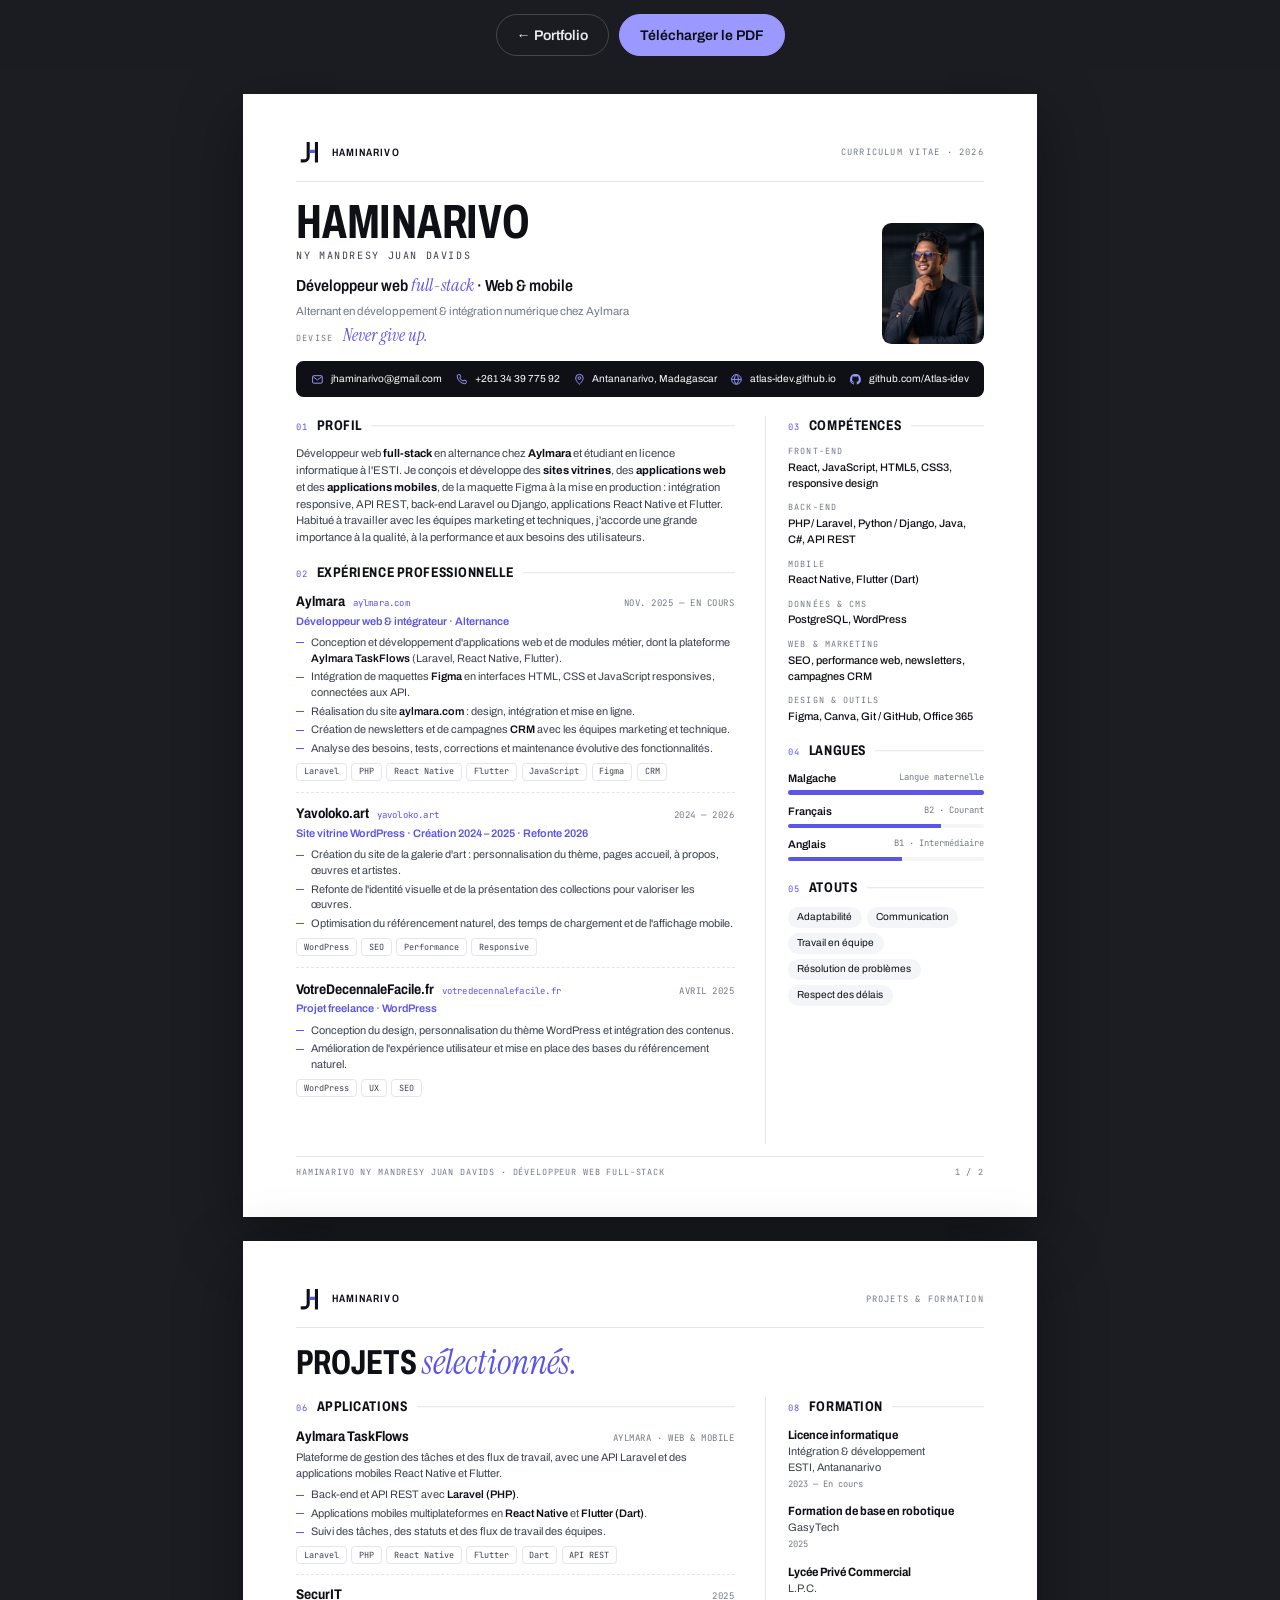
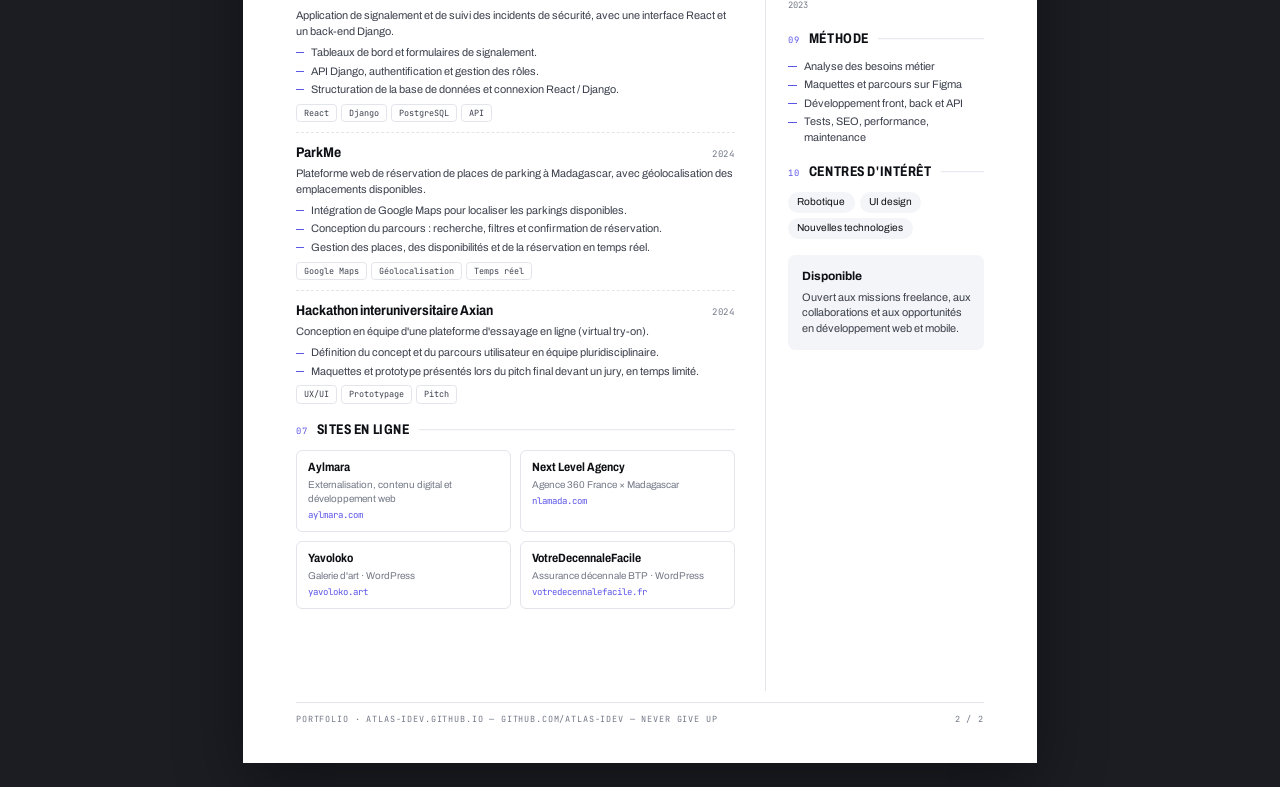
<file: cv.html>
<!DOCTYPE html>
<html lang="fr">
<head>
  <meta charset="UTF-8">
  <meta name="viewport" content="width=device-width, initial-scale=1">
  <title>CV — HAMINARIVO Ny Mandresy Juan Davids · Développeur web full-stack</title>
  <meta name="description" content="CV de HAMINARIVO Ny Mandresy Juan Davids, développeur web full-stack à Antananarivo : React, Laravel, Django, React Native, Flutter, WordPress.">
  <link rel="icon" href="assets/favicon.svg" type="image/svg+xml">
  <link rel="stylesheet" href="css/fonts.css?v=20261103b">
  <style>
    :root {
      --ink: #0e1015;
      --ink-2: #3c414d;
      --muted: #737987;
      --line: #e3e5ea;
      --soft: #f4f5f8;
      --accent: #5b55e8;
      --font: "Archivo", "Segoe UI", sans-serif;
      --serif: "Instrument Serif", Georgia, serif;
      --mono: "JetBrains Mono", Consolas, monospace;
    }
    * { box-sizing: border-box; margin: 0; padding: 0; }
    ul { list-style: none; }
    a { color: inherit; text-decoration: none; }
    body { background: #1b1d23; font-family: var(--font); color: var(--ink); -webkit-font-smoothing: antialiased; }
    @page { size: A4; margin: 0; }

    /* Barre d'outils (écran uniquement) */
    .toolbar {
      position: sticky; top: 0; z-index: 5;
      display: flex; justify-content: center; gap: 10px;
      padding: 14px;
      background: rgba(27, 29, 35, 0.9);
      backdrop-filter: blur(10px);
    }
    .toolbar a {
      display: inline-flex; align-items: center; gap: 8px;
      height: 42px; padding: 0 20px; border-radius: 999px;
      font-size: 14px; font-weight: 600;
      color: #e8ebf2; border: 1px solid rgba(233, 234, 238, 0.2);
    }
    .toolbar a.primary { background: #9b98ff; color: #0b0e13; border-color: #9b98ff; }

    .page {
      position: relative;
      width: 210mm; height: 297mm;
      margin: 24px auto;
      padding: 12mm 14mm 10mm;
      background: #fff;
      overflow: hidden;
      box-shadow: 0 20px 60px rgba(0, 0, 0, 0.4);
      display: flex; flex-direction: column;
      font-size: 8.2pt;
      line-height: 1.45;
    }

    /* En-tête de page */
    .topline {
      display: flex; justify-content: space-between; align-items: center;
      padding-bottom: 4mm;
      border-bottom: 1px solid var(--line);
      font-family: var(--mono); font-size: 6.6pt; letter-spacing: 0.14em; text-transform: uppercase; color: var(--muted);
    }
    .topline .brand { display: flex; align-items: center; gap: 2.5mm; color: var(--ink); font-family: var(--font); font-weight: 600; font-stretch: 80%; letter-spacing: 0.1em; font-size: 8pt; }
    .topline svg { width: 7mm; height: 7mm; }

    /* Identité */
    .hero { display: grid; grid-template-columns: 1fr 27mm; gap: 8mm; align-items: end; padding: 5mm 0 4.5mm; }
    .hero__first { margin-top: 1.6mm; font-family: var(--mono); font-size: 7.6pt; letter-spacing: 0.16em; text-transform: uppercase; color: var(--ink-2); }
    .hero__name { font-size: 36pt; font-weight: 700; font-stretch: 68%; line-height: 0.88; letter-spacing: -0.005em; text-transform: uppercase; }
    .hero__role { margin-top: 2.4mm; font-size: 12pt; font-weight: 600; font-stretch: 85%; }
    .hero__role em { font-family: var(--serif); font-style: italic; font-weight: 400; color: var(--accent); font-size: 1.12em; }
    .hero__sub { margin-top: 1mm; color: var(--muted); font-size: 8.6pt; }
    .hero__motto { display: flex; align-items: baseline; gap: 2.5mm; margin-top: 2mm; }
    .hero__motto span { font-family: var(--mono); font-size: 6.4pt; letter-spacing: 0.14em; text-transform: uppercase; color: var(--muted); }
    .hero__motto em { font-family: var(--serif); font-style: italic; font-size: 13pt; line-height: 1; color: var(--accent); }
    .hero__photo { width: 27mm; height: 32mm; border-radius: 2.5mm; overflow: hidden; background: var(--soft); }
    .hero__photo img { width: 100%; height: 100%; object-fit: cover; object-position: 50% 20%; }

    .contact {
      display: grid; grid-template-columns: repeat(5, auto); justify-content: space-between; gap: 3mm;
      padding: 2.8mm 4mm;
      background: var(--ink); color: #fff; border-radius: 2mm;
      font-size: 7.6pt;
    }
    .contact li { display: flex; align-items: center; gap: 1.8mm; white-space: nowrap; }
    .contact svg { width: 3.4mm; height: 3.4mm; color: #9b98ff; flex: none; }

    /* Colonnes */
    .cols { flex: 1; display: grid; grid-template-columns: 1fr 58mm; gap: 8mm; padding-top: 5mm; min-height: 0; }
    .side { border-left: 1px solid var(--line); padding-left: 6mm; }

    .block + .block { margin-top: 4.4mm; }
    .h {
      display: flex; align-items: baseline; gap: 2.5mm;
      margin-bottom: 2.4mm;
      font-size: 10.5pt; font-weight: 700; font-stretch: 75%; letter-spacing: 0.04em; text-transform: uppercase;
    }
    .h b { font-family: var(--mono); font-weight: 400; font-size: 6.6pt; color: var(--accent); letter-spacing: 0.06em; }
    .h::after { content: ""; flex: 1; height: 1px; background: var(--line); transform: translateY(-1mm); }

    .lead { color: var(--ink-2); font-size: 8.4pt; line-height: 1.5; }
    .lead strong { color: var(--ink); }

    .job + .job { margin-top: 3mm; padding-top: 3mm; border-top: 1px dashed var(--line); }
    .job__head { display: flex; justify-content: space-between; align-items: baseline; gap: 4mm; }
    .job__title { font-size: 10.5pt; font-weight: 700; font-stretch: 85%; }
    .job__title a { color: var(--accent); font-family: var(--mono); font-weight: 400; font-size: 6.8pt; margin-left: 1.5mm; letter-spacing: 0.02em; }
    .job__date { font-family: var(--mono); font-size: 6.8pt; color: var(--muted); white-space: nowrap; text-transform: uppercase; letter-spacing: 0.06em; }
    .job__role { margin-top: 0.4mm; color: var(--accent); font-weight: 600; font-size: 8.2pt; }
    .bul { margin-top: 1.4mm; display: grid; gap: 0.7mm; }
    .bul li { position: relative; padding-left: 4mm; color: var(--ink-2); }
    .bul li::before { content: ""; position: absolute; left: 0; top: 0.68em; width: 2.2mm; height: 1px; background: var(--accent); }
    .bul strong { color: var(--ink); font-weight: 600; }
    .tags { display: flex; flex-wrap: wrap; gap: 1.2mm; margin-top: 1.6mm; }
    .tags li { padding: 0.5mm 1.8mm; border: 1px solid var(--line); border-radius: 1mm; font-family: var(--mono); font-size: 6.4pt; color: var(--ink-2); }

    /* Colonne latérale */
    .skill + .skill { margin-top: 2.6mm; }
    .skill dt { font-family: var(--mono); font-size: 6.4pt; letter-spacing: 0.12em; text-transform: uppercase; color: var(--muted); }
    .skill dd { margin-top: 0.6mm; font-weight: 500; line-height: 1.45; }

    .lang + .lang { margin-top: 2.4mm; }
    .lang__row { display: flex; justify-content: space-between; }
    .lang__row span { font-weight: 600; }
    .lang__row em { font-style: normal; font-family: var(--mono); font-size: 6.6pt; color: var(--muted); }
    .bar { height: 1.2mm; margin-top: 1mm; background: var(--soft); border-radius: 1mm; overflow: hidden; }
    .bar i { display: block; height: 100%; background: var(--accent); }

    .chips { display: flex; flex-wrap: wrap; gap: 1.4mm; }
    .chips li { padding: 0.8mm 2.4mm; border-radius: 4mm; background: var(--soft); font-size: 7.6pt; }

    .edu + .edu { margin-top: 3mm; }
    .edu strong { display: block; font-weight: 700; font-stretch: 90%; font-size: 9pt; }
    .edu span { display: block; color: var(--ink-2); }
    .edu em { font-style: normal; font-family: var(--mono); font-size: 6.6pt; color: var(--muted); }

    .note { padding: 3.5mm; background: var(--soft); border-radius: 2mm; }
    .note p { color: var(--ink-2); }
    .note strong { display: block; margin-bottom: 1mm; font-size: 9pt; color: var(--ink); }

    /* Page 2 */
    .page2-title { padding: 5mm 0 0; font-size: 26pt; font-weight: 700; font-stretch: 68%; line-height: 0.9; text-transform: uppercase; }
    .page2-title em { font-family: var(--serif); font-style: italic; font-weight: 400; text-transform: none; color: var(--accent); }
    .project + .project { margin-top: 2.6mm; padding-top: 2.6mm; border-top: 1px dashed var(--line); }
    .project__head { display: flex; justify-content: space-between; align-items: baseline; }
    .project__title { font-size: 10.5pt; font-weight: 700; font-stretch: 85%; }
    .project__desc { margin-top: 0.8mm; color: var(--ink-2); }

    .sites { display: grid; grid-template-columns: 1fr 1fr; gap: 2.4mm; }
    .site { padding: 2.2mm 3mm; border: 1px solid var(--line); border-radius: 1.6mm; }
    .site strong { display: block; font-weight: 700; font-stretch: 85%; font-size: 9pt; }
    .site span { display: block; color: var(--muted); font-size: 7.4pt; line-height: 1.4; margin-top: 0.4mm; }
    .site a { display: block; margin-top: 1mm; font-family: var(--mono); font-size: 6.8pt; color: var(--accent); }

    .foot {
      display: flex; justify-content: space-between;
      margin-top: 3mm; padding-top: 2.6mm;
      border-top: 1px solid var(--line);
      font-family: var(--mono); font-size: 6.4pt; letter-spacing: 0.1em; text-transform: uppercase; color: var(--muted);
    }

    @media print {
      body { background: #fff; }
      .toolbar { display: none; }
      .page { margin: 0; box-shadow: none; break-after: page; }
      .page:last-child { break-after: auto; }
      * { -webkit-print-color-adjust: exact; print-color-adjust: exact; }
    }
    @media screen and (max-width: 860px) {
      .page { transform-origin: top left; }
    }
  </style>
</head>
<body>

  <svg width="0" height="0" style="position:absolute" aria-hidden="true">
    <symbol id="logo" viewBox="0 0 64 64"><g fill="none" stroke-width="7.5" transform="translate(3.5 -1)"><path d="M26 8V44a10 10 0 0 1-10 10H8" stroke="currentColor"/><path d="M46 8V58" stroke="currentColor"/><path d="M29.75 31H42.25" stroke="#5b55e8"/></g></symbol>
    <symbol id="i-mail" viewBox="0 0 24 24"><rect x="3" y="5" width="18" height="14" rx="2" fill="none" stroke="currentColor" stroke-width="1.8"/><path d="m4 7 8 6 8-6" fill="none" stroke="currentColor" stroke-width="1.8"/></symbol>
    <symbol id="i-phone" viewBox="0 0 24 24"><path d="M6.6 3h2.8l1.4 4.2-2 1.4a12 12 0 0 0 6.6 6.6l1.4-2 4.2 1.4v2.8A2.6 2.6 0 0 1 18.4 20 15.4 15.4 0 0 1 4 5.6 2.6 2.6 0 0 1 6.6 3Z" fill="none" stroke="currentColor" stroke-width="1.8" stroke-linejoin="round"/></symbol>
    <symbol id="i-pin" viewBox="0 0 24 24"><path d="M12 21s-7-6.2-7-11.5a7 7 0 0 1 14 0C19 14.8 12 21 12 21Z" fill="none" stroke="currentColor" stroke-width="1.8"/><circle cx="12" cy="9.5" r="2.5" fill="none" stroke="currentColor" stroke-width="1.8"/></symbol>
    <symbol id="i-web" viewBox="0 0 24 24"><circle cx="12" cy="12" r="9" fill="none" stroke="currentColor" stroke-width="1.8"/><path d="M3 12h18M12 3c2.5 2.6 3.8 5.6 3.8 9s-1.3 6.4-3.8 9c-2.5-2.6-3.8-5.6-3.8-9S9.5 5.6 12 3Z" fill="none" stroke="currentColor" stroke-width="1.8"/></symbol>
    <symbol id="i-github" viewBox="0 0 24 24"><path fill="currentColor" d="M12 2a10 10 0 0 0-3.2 19.5c.5.1.7-.2.7-.5v-1.7c-2.8.6-3.4-1.2-3.4-1.2-.4-1.2-1.1-1.5-1.1-1.5-.9-.6.1-.6.1-.6 1 .1 1.5 1 1.5 1 .9 1.5 2.4 1.1 3 .8.1-.6.3-1.1.6-1.3-2.2-.3-4.6-1.1-4.6-5 0-1.1.4-2 1-2.7-.1-.3-.4-1.3.1-2.7 0 0 .8-.3 2.8 1a9.6 9.6 0 0 1 5 0c1.9-1.3 2.8-1 2.8-1 .5 1.4.2 2.4.1 2.7.6.7 1 1.6 1 2.7 0 3.9-2.4 4.7-4.6 5 .4.3.7.9.7 1.9V21c0 .3.2.6.7.5A10 10 0 0 0 12 2Z"/></symbol>
  </svg>

  <nav class="toolbar" aria-label="Actions">
    <a href="index.html">← Portfolio</a>
    <a class="primary" href="assets/CV-HAMINARIVO.pdf" download>Télécharger le PDF</a>
  </nav>

  <!-- ================= PAGE 1 ================= -->
  <article class="page">
    <div class="topline">
      <span class="brand"><svg aria-hidden="true"><use href="#logo"/></svg>Haminarivo</span>
      <span>Curriculum vitae · 2026</span>
    </div>

    <header class="hero">
      <div>
        <h1 class="hero__name">Haminarivo</h1>
        <p class="hero__first">Ny Mandresy Juan Davids</p>
        <p class="hero__role">Développeur web <em>full-stack</em> · Web &amp; mobile</p>
        <p class="hero__sub">Alternant en développement &amp; intégration numérique chez Aylmara</p>
        <p class="hero__motto"><span>Devise</span><em>Never give up.</em></p>
      </div>
      <div class="hero__photo"><img src="assets/img/portrait-sm.jpg" alt="Photo de Haminarivo Ny Mandresy Juan Davids"></div>
    </header>

    <ul class="contact">
      <li><svg><use href="#i-mail"/></svg><a href="mailto:jhaminarivo@gmail.com">jhaminarivo@gmail.com</a></li>
      <li><svg><use href="#i-phone"/></svg><a href="tel:+261343977592">+261 34 39 775 92</a></li>
      <li><svg><use href="#i-pin"/></svg>Antananarivo, Madagascar</li>
      <li><svg><use href="#i-web"/></svg><a href="https://atlas-idev.github.io">atlas-idev.github.io</a></li>
      <li><svg><use href="#i-github"/></svg><a href="https://github.com/Atlas-idev">github.com/Atlas-idev</a></li>
    </ul>

    <div class="cols">
      <div class="main">
        <section class="block">
          <h2 class="h"><b>01</b>Profil</h2>
          <p class="lead">
            Développeur web <strong>full-stack</strong> en alternance chez <strong>Aylmara</strong> et étudiant en licence informatique à l'ESTI.
            Je conçois et développe des <strong>sites vitrines</strong>, des <strong>applications web</strong> et des <strong>applications mobiles</strong>,
            de la maquette Figma à la mise en production&nbsp;: intégration responsive, API REST, back-end Laravel ou Django,
            applications React Native et Flutter. Habitué à travailler avec les équipes marketing et techniques,
            j'accorde une grande importance à la qualité, à la performance et aux besoins des utilisateurs.
          </p>
        </section>

        <section class="block">
          <h2 class="h"><b>02</b>Expérience professionnelle</h2>

          <div class="job">
            <div class="job__head">
              <h3 class="job__title">Aylmara <a href="https://aylmara.com">aylmara.com</a></h3>
              <span class="job__date">Nov. 2025 — En cours</span>
            </div>
            <p class="job__role">Développeur web &amp; intégrateur · Alternance</p>
            <ul class="bul">
              <li>Conception et développement d'applications web et de modules métier, dont la plateforme <strong>Aylmara TaskFlows</strong> (Laravel, React Native, Flutter).</li>
              <li>Intégration de maquettes <strong>Figma</strong> en interfaces HTML, CSS et JavaScript responsives, connectées aux API.</li>
              <li>Réalisation du site <strong>aylmara.com</strong> : design, intégration et mise en ligne.</li>
              <li>Création de newsletters et de campagnes <strong>CRM</strong> avec les équipes marketing et technique.</li>
              <li>Analyse des besoins, tests, corrections et maintenance évolutive des fonctionnalités.</li>
            </ul>
            <ul class="tags"><li>Laravel</li><li>PHP</li><li>React Native</li><li>Flutter</li><li>JavaScript</li><li>Figma</li><li>CRM</li></ul>
          </div>

          <div class="job">
            <div class="job__head">
              <h3 class="job__title">Yavoloko.art <a href="https://yavoloko.art">yavoloko.art</a></h3>
              <span class="job__date">2024 — 2026</span>
            </div>
            <p class="job__role">Site vitrine WordPress · Création 2024 – 2025 · Refonte 2026</p>
            <ul class="bul">
              <li>Création du site de la galerie d'art&nbsp;: personnalisation du thème, pages accueil, à propos, œuvres et artistes.</li>
              <li>Refonte de l'identité visuelle et de la présentation des collections pour valoriser les œuvres.</li>
              <li>Optimisation du référencement naturel, des temps de chargement et de l'affichage mobile.</li>
            </ul>
            <ul class="tags"><li>WordPress</li><li>SEO</li><li>Performance</li><li>Responsive</li></ul>
          </div>

          <div class="job">
            <div class="job__head">
              <h3 class="job__title">VotreDecennaleFacile.fr <a href="https://www.votredecennalefacile.fr">votredecennalefacile.fr</a></h3>
              <span class="job__date">Avril 2025</span>
            </div>
            <p class="job__role">Projet freelance · WordPress</p>
            <ul class="bul">
              <li>Conception du design, personnalisation du thème WordPress et intégration des contenus.</li>
              <li>Amélioration de l'expérience utilisateur et mise en place des bases du référencement naturel.</li>
            </ul>
            <ul class="tags"><li>WordPress</li><li>UX</li><li>SEO</li></ul>
          </div>
        </section>
      </div>

      <aside class="side">
        <section class="block">
          <h2 class="h"><b>03</b>Compétences</h2>
          <dl>
            <div class="skill"><dt>Front-end</dt><dd>React, JavaScript, HTML5, CSS3, responsive design</dd></div>
            <div class="skill"><dt>Back-end</dt><dd>PHP / Laravel, Python / Django, Java, C#, API REST</dd></div>
            <div class="skill"><dt>Mobile</dt><dd>React Native, Flutter (Dart)</dd></div>
            <div class="skill"><dt>Données &amp; CMS</dt><dd>PostgreSQL, WordPress</dd></div>
            <div class="skill"><dt>Web &amp; marketing</dt><dd>SEO, performance web, newsletters, campagnes CRM</dd></div>
            <div class="skill"><dt>Design &amp; outils</dt><dd>Figma, Canva, Git / GitHub, Office 365</dd></div>
          </dl>
        </section>

        <section class="block">
          <h2 class="h"><b>04</b>Langues</h2>
          <div class="lang"><div class="lang__row"><span>Malgache</span><em>Langue maternelle</em></div><div class="bar"><i style="width:100%"></i></div></div>
          <div class="lang"><div class="lang__row"><span>Français</span><em>B2 · Courant</em></div><div class="bar"><i style="width:78%"></i></div></div>
          <div class="lang"><div class="lang__row"><span>Anglais</span><em>B1 · Intermédiaire</em></div><div class="bar"><i style="width:58%"></i></div></div>
        </section>

        <section class="block">
          <h2 class="h"><b>05</b>Atouts</h2>
          <ul class="chips">
            <li>Adaptabilité</li><li>Communication</li><li>Travail en équipe</li><li>Résolution de problèmes</li><li>Respect des délais</li>
          </ul>
        </section>
      </aside>
    </div>

    <div class="foot"><span>Haminarivo Ny Mandresy Juan Davids · Développeur web full-stack</span><span>1 / 2</span></div>
  </article>

  <!-- ================= PAGE 2 ================= -->
  <article class="page">
    <div class="topline">
      <span class="brand"><svg aria-hidden="true"><use href="#logo"/></svg>Haminarivo</span>
      <span>Projets &amp; formation</span>
    </div>

    <h2 class="page2-title">Projets <em>sélectionnés.</em></h2>

    <div class="cols">
      <div class="main">
        <section class="block">
          <h2 class="h"><b>06</b>Applications</h2>

          <div class="project">
            <div class="project__head"><h3 class="project__title">Aylmara TaskFlows</h3><span class="job__date">Aylmara · Web &amp; mobile</span></div>
            <p class="project__desc">Plateforme de gestion des tâches et des flux de travail, avec une API Laravel et des applications mobiles React Native et Flutter.</p>
            <ul class="bul">
              <li>Back-end et API REST avec <strong>Laravel (PHP)</strong>.</li>
              <li>Applications mobiles multiplateformes en <strong>React Native</strong> et <strong>Flutter (Dart)</strong>.</li>
              <li>Suivi des tâches, des statuts et des flux de travail des équipes.</li>
            </ul>
            <ul class="tags"><li>Laravel</li><li>PHP</li><li>React Native</li><li>Flutter</li><li>Dart</li><li>API REST</li></ul>
          </div>

          <div class="project">
            <div class="project__head"><h3 class="project__title">SecurIT</h3><span class="job__date">2025</span></div>
            <p class="project__desc">Application de signalement et de suivi des incidents de sécurité, avec une interface React et un back-end Django.</p>
            <ul class="bul">
              <li>Tableaux de bord et formulaires de signalement.</li>
              <li>API Django, authentification et gestion des rôles.</li>
              <li>Structuration de la base de données et connexion React / Django.</li>
            </ul>
            <ul class="tags"><li>React</li><li>Django</li><li>PostgreSQL</li><li>API</li></ul>
          </div>

          <div class="project">
            <div class="project__head"><h3 class="project__title">ParkMe</h3><span class="job__date">2024</span></div>
            <p class="project__desc">Plateforme web de réservation de places de parking à Madagascar, avec géolocalisation des emplacements disponibles.</p>
            <ul class="bul">
              <li>Intégration de Google Maps pour localiser les parkings disponibles.</li>
              <li>Conception du parcours&nbsp;: recherche, filtres et confirmation de réservation.</li>
              <li>Gestion des places, des disponibilités et de la réservation en temps réel.</li>
            </ul>
            <ul class="tags"><li>Google Maps</li><li>Géolocalisation</li><li>Temps réel</li></ul>
          </div>

          <div class="project">
            <div class="project__head"><h3 class="project__title">Hackathon interuniversitaire Axian</h3><span class="job__date">2024</span></div>
            <p class="project__desc">Conception en équipe d'une plateforme d'essayage en ligne (virtual try-on).</p>
            <ul class="bul">
              <li>Définition du concept et du parcours utilisateur en équipe pluridisciplinaire.</li>
              <li>Maquettes et prototype présentés lors du pitch final devant un jury, en temps limité.</li>
            </ul>
            <ul class="tags"><li>UX/UI</li><li>Prototypage</li><li>Pitch</li></ul>
          </div>
        </section>

        <section class="block">
          <h2 class="h"><b>07</b>Sites en ligne</h2>
          <div class="sites">
            <div class="site"><strong>Aylmara</strong><span>Externalisation, contenu digital et développement web</span><a href="https://aylmara.com">aylmara.com</a></div>
            <div class="site"><strong>Next Level Agency</strong><span>Agence 360 France × Madagascar</span><a href="https://nlamada.com">nlamada.com</a></div>
            <div class="site"><strong>Yavoloko</strong><span>Galerie d'art · WordPress</span><a href="https://yavoloko.art">yavoloko.art</a></div>
            <div class="site"><strong>VotreDecennaleFacile</strong><span>Assurance décennale BTP · WordPress</span><a href="https://www.votredecennalefacile.fr">votredecennalefacile.fr</a></div>
          </div>
        </section>
      </div>

      <aside class="side">
        <section class="block">
          <h2 class="h"><b>08</b>Formation</h2>
          <div class="edu"><strong>Licence informatique</strong><span>Intégration &amp; développement</span><span>ESTI, Antananarivo</span><em>2023 — En cours</em></div>
          <div class="edu"><strong>Formation de base en robotique</strong><span>GasyTech</span><em>2025</em></div>
          <div class="edu"><strong>Lycée Privé Commercial</strong><span>L.P.C.</span><em>2023</em></div>
        </section>

        <section class="block">
          <h2 class="h"><b>09</b>Méthode</h2>
          <ul class="bul">
            <li>Analyse des besoins métier</li>
            <li>Maquettes et parcours sur Figma</li>
            <li>Développement front, back et API</li>
            <li>Tests, SEO, performance, maintenance</li>
          </ul>
        </section>

        <section class="block">
          <h2 class="h"><b>10</b>Centres d'intérêt</h2>
          <ul class="chips"><li>Robotique</li><li>UI design</li><li>Nouvelles technologies</li></ul>
        </section>

        <section class="block note">
          <p><strong>Disponible</strong>Ouvert aux missions freelance, aux collaborations et aux opportunités en développement web et mobile.</p>
        </section>
      </aside>
    </div>

    <div class="foot"><span>Portfolio · atlas-idev.github.io — github.com/Atlas-idev — Never give up</span><span>2 / 2</span></div>
  </article>

</body>
</html>
</file>
<file: css/fonts.css>
/* latin */
@font-face {
  font-family: 'Archivo';
  font-style: normal;
  font-weight: 100 900;
  font-stretch: 62% 125%;
  font-display: swap;
  src: url(../assets/fonts/Archivo-normal-100_900.woff2) format('woff2');
  unicode-range: U+0000-00FF, U+0131, U+0152-0153, U+02BB-02BC, U+02C6, U+02DA, U+02DC, U+0304, U+0308, U+0329, U+2000-206F, U+20AC, U+2122, U+2191, U+2193, U+2212, U+2215, U+FEFF, U+FFFD;
}
/* latin */
@font-face {
  font-family: 'Instrument Serif';
  font-style: italic;
  font-weight: 400;
  font-display: swap;
  src: url(../assets/fonts/InstrumentSerif-italic-400.woff2) format('woff2');
  unicode-range: U+0000-00FF, U+0131, U+0152-0153, U+02BB-02BC, U+02C6, U+02DA, U+02DC, U+0304, U+0308, U+0329, U+2000-206F, U+20AC, U+2122, U+2191, U+2193, U+2212, U+2215, U+FEFF, U+FFFD;
}
/* latin */
@font-face {
  font-family: 'JetBrains Mono';
  font-style: normal;
  font-weight: 400;
  font-display: swap;
  src: url(../assets/fonts/JetBrainsMono-normal-400.woff2) format('woff2');
  unicode-range: U+0000-00FF, U+0131, U+0152-0153, U+02BB-02BC, U+02C6, U+02DA, U+02DC, U+0304, U+0308, U+0329, U+2000-206F, U+20AC, U+2122, U+2191, U+2193, U+2212, U+2215, U+FEFF, U+FFFD;
}
/* latin */
@font-face {
  font-family: 'JetBrains Mono';
  font-style: normal;
  font-weight: 500;
  font-display: swap;
  src: url(../assets/fonts/JetBrainsMono-normal-400.woff2) format('woff2');
  unicode-range: U+0000-00FF, U+0131, U+0152-0153, U+02BB-02BC, U+02C6, U+02DA, U+02DC, U+0304, U+0308, U+0329, U+2000-206F, U+20AC, U+2122, U+2191, U+2193, U+2212, U+2215, U+FEFF, U+FFFD;
}
</file>
<file: css/style.css>
/* =========================================================
   Portfolio — HAMINARIVO Ny Mandresy Juan Davids
   Direction : sombre, éditorial, accent pervenche
   Thèmes : changer data-theme sur <html> (indigo | glacier | signal)
   ========================================================= */

:root,
[data-theme="indigo"] {
  --bg: #0b0e13;
  --bg-2: #11151c;
  --bg-3: #171c25;
  --text: #e8ebf2;
  --muted: #8b93a3;
  --line: rgba(232, 235, 242, 0.08);
  --line-strong: rgba(232, 235, 242, 0.16);
  --paper: #e9e8e4;
  --tile-dark: #141921;
  --accent: #9b98ff;
  --on-accent: #0b0e13;
}

/* Variante bleu glacier */
[data-theme="glacier"] {
  --accent: #9cc7ff;
}

/* Variante orange signal sur noir chaud */
[data-theme="signal"] {
  --bg: #0b0b0a;
  --bg-2: #121211;
  --bg-3: #191917;
  --text: #ede8dd;
  --muted: #8f897d;
  --line: rgba(237, 232, 221, 0.09);
  --line-strong: rgba(237, 232, 221, 0.18);
  --paper: #ede8dd;
  --tile-dark: #161614;
  --accent: #ff6a3d;
}

:root {
  --font: "Archivo", system-ui, -apple-system, "Segoe UI", sans-serif;
  --serif: "Instrument Serif", Georgia, "Times New Roman", serif;
  --mono: "JetBrains Mono", ui-monospace, Consolas, monospace;

  --pad: clamp(20px, 4vw, 56px);
  --radius: 18px;
  --ease: cubic-bezier(0.2, 0.8, 0.2, 1);
  --ease-io: cubic-bezier(0.76, 0, 0.24, 1);
}

/* ---------- Reset ---------- */
*, *::before, *::after { box-sizing: border-box; }
* { margin: 0; padding: 0; }
html { scroll-behavior: smooth; -webkit-text-size-adjust: 100%; }
body {
  background: var(--bg);
  color: var(--text);
  font-family: var(--font);
  font-size: 16px;
  line-height: 1.6;
  -webkit-font-smoothing: antialiased;
  overflow-x: hidden;
}
img { display: block; max-width: 100%; }
a { color: inherit; text-decoration: none; }
ul, ol { list-style: none; }
button { font: inherit; color: inherit; background: none; border: 0; cursor: pointer; }
::selection { background: var(--accent); color: var(--on-accent); }
:focus-visible { outline: 2px solid var(--accent); outline-offset: 3px; border-radius: 4px; }
[hidden] { display: none !important; }

/* grain discret */
body::after {
  content: "";
  position: fixed;
  inset: 0;
  z-index: 90;
  pointer-events: none;
  opacity: 0.045;
  background-image: url("data:image/svg+xml,%3Csvg xmlns='http://www.w3.org/2000/svg' width='160' height='160'%3E%3Cfilter id='n'%3E%3CfeTurbulence type='fractalNoise' baseFrequency='.9' numOctaves='3' stitchTiles='stitch'/%3E%3C/filter%3E%3Crect width='100%25' height='100%25' filter='url(%23n)'/%3E%3C/svg%3E");
}

.container { width: min(1320px, 100% - 2 * var(--pad)); margin-inline: auto; }

.skip-link {
  position: absolute; left: 16px; top: -60px; z-index: 400;
  background: var(--accent); color: var(--on-accent); padding: 10px 16px; border-radius: 8px;
}
.skip-link:focus { top: 16px; }

.ico { width: 18px; height: 18px; flex: none; }

/* ---------- Typo utilitaires ---------- */
.label {
  display: flex;
  align-items: center;
  font-family: var(--mono);
  font-size: 12px;
  letter-spacing: 0.14em;
  text-transform: uppercase;
  color: var(--muted);
}
.label b { color: var(--accent); font-weight: 400; }
.label i {
  display: inline-block;
  width: 40px; height: 1px;
  margin: 0 14px;
  background: var(--line-strong);
  transform-origin: left;
}

.serif {
  font-family: var(--serif);
  font-style: italic;
  font-weight: 400;
  font-stretch: normal;
  text-transform: none;
  letter-spacing: -0.01em;
  color: var(--accent);
}

/* ---------- Écran de chargement ---------- */
.loader { display: none; }
.js .loader {
  position: fixed;
  inset: 0;
  z-index: 300;
  display: flex;
  flex-direction: column;
  background: var(--bg);
  transition: transform 1s var(--ease-io);
}
.is-ready .loader { transform: translateY(-100%); pointer-events: none; }
.no-loader .loader { display: none; }
.loader__center { flex: 1; display: grid; place-items: center; }
.loader__mark { width: 84px; height: 84px; }
.loader__mark path {
  stroke: var(--text);
  stroke-dasharray: 1;
  stroke-dashoffset: 1;
  animation: draw 0.8s var(--ease-io) forwards;
}
.loader__mark path:nth-child(2) { animation-delay: 0.25s; }
.loader__mark .loader__bar { stroke: var(--accent); animation-delay: 0.55s; }
@keyframes draw { to { stroke-dashoffset: 0; } }
.loader__foot {
  display: flex;
  justify-content: space-between;
  align-items: flex-end;
  padding: 0 var(--pad) 28px;
  font-family: var(--mono);
  font-size: 12px;
  letter-spacing: 0.14em;
  text-transform: uppercase;
  color: var(--muted);
}
.loader__count {
  font-family: var(--font);
  font-size: clamp(3rem, 8vw, 6rem);
  font-weight: 600;
  font-stretch: 70%;
  line-height: 0.8;
  letter-spacing: 0;
  color: var(--text);
  font-variant-numeric: tabular-nums;
}

/* ---------- Barre de progression ---------- */
.progress { position: fixed; inset: 0 0 auto; height: 2px; z-index: 70; pointer-events: none; }
.progress span {
  display: block;
  height: 100%;
  background: var(--accent);
  transform-origin: left;
  transform: scaleX(var(--p, 0));
}


/* ---------- Boutons ---------- */
.btn {
  display: inline-flex;
  align-items: center;
  gap: 10px;
  height: 52px;
  padding: 0 26px;
  border-radius: 999px;
  font-size: 15px;
  font-weight: 600;
  letter-spacing: 0.01em;
  white-space: nowrap;
  transition: background 0.3s, color 0.3s, border-color 0.3s;
}
.btn .ico { transition: transform 0.3s var(--ease); }
.btn:hover .ico { transform: translate(2px, -2px); }
.btn--primary { background: var(--accent); color: var(--on-accent); }
.btn--primary:hover { background: var(--text); }
.btn--ghost { background: rgba(11, 14, 19, 0.55); border: 1px solid var(--line-strong); }
.btn--ghost:hover { border-color: var(--text); }
.btn--outline { border: 1px solid var(--line-strong); }
.btn--outline:hover { border-color: var(--accent); color: var(--accent); }
.btn--sm { height: 42px; padding: 0 18px; font-size: 14px; }
[data-magnetic] { transition: background 0.3s, color 0.3s, border-color 0.3s, transform 0.5s var(--ease); }

/* ---------- Navigation ---------- */
.nav {
  position: fixed;
  inset: 0 0 auto;
  z-index: 60;
  border-bottom: 1px solid transparent;
  transition: transform 0.5s var(--ease), background 0.3s, border-color 0.3s;
}
.nav.is-scrolled {
  background: rgba(11, 14, 19, 0.82);
  backdrop-filter: blur(14px);
  -webkit-backdrop-filter: blur(14px);
  border-color: var(--line);
}
.nav.is-hidden { transform: translateY(-100%); }
.nav__inner { display: flex; align-items: center; gap: 32px; height: 76px; }

.brand { display: inline-flex; align-items: center; gap: 12px; }
.brand__mark { width: 30px; height: 30px; color: var(--text); transition: transform 0.6s var(--ease); }
.brand:hover .brand__mark { transform: rotate(-8deg); }
.brand__name { font-weight: 600; font-stretch: 80%; letter-spacing: 0.08em; text-transform: uppercase; font-size: 15px; }

.nav__links { display: flex; gap: 2px; margin-left: auto; }
.nav__links a {
  position: relative;
  padding: 8px 12px;
  font-family: var(--mono);
  font-size: 12px;
  letter-spacing: 0.1em;
  text-transform: uppercase;
  color: var(--muted);
  transition: color 0.25s;
}
.nav__links a::after {
  content: "";
  position: absolute; left: 12px; right: 12px; bottom: 2px;
  height: 1px; background: var(--accent);
  transform: scaleX(0); transform-origin: right;
  transition: transform 0.4s var(--ease);
}
.nav__links a:hover, .nav__links a.is-active { color: var(--text); }
.nav__links a.is-active::after, .nav__links a:hover::after { transform: scaleX(1); transform-origin: left; }

.nav__toggle { display: none; width: 44px; height: 44px; margin-left: auto; position: relative; }
.nav__toggle span {
  position: absolute; left: 11px; right: 11px; height: 1.5px; background: var(--text);
  transition: transform 0.35s var(--ease), top 0.35s var(--ease);
}
.nav__toggle span:first-child { top: 18px; }
.nav__toggle span:last-child { top: 25px; }
.nav__toggle[aria-expanded="true"] span:first-child { top: 21.5px; transform: rotate(45deg); }
.nav__toggle[aria-expanded="true"] span:last-child { top: 21.5px; transform: rotate(-45deg); }

.mobile-menu {
  position: fixed; inset: 76px 0 0;
  background: var(--bg);
  clip-path: inset(0 0 100% 0);
  visibility: hidden;
  transition: clip-path 0.7s var(--ease-io), visibility 0s 0.7s;
}
.mobile-menu.is-open { clip-path: inset(0 0 0 0); visibility: visible; transition: clip-path 0.7s var(--ease-io), visibility 0s; }
.mobile-menu__inner { display: flex; flex-direction: column; padding-top: 24px; }
.mobile-menu a {
  display: flex; align-items: baseline; gap: 16px;
  padding: 14px 0;
  border-bottom: 1px solid var(--line);
  font-size: clamp(2rem, 9vw, 3rem);
  font-weight: 600;
  font-stretch: 72%;
  text-transform: uppercase;
  line-height: 1;
  opacity: 0;
  transform: translateY(20px);
  transition: opacity 0.5s, transform 0.6s var(--ease);
}
.mobile-menu.is-open a { opacity: 1; transform: none; }
.mobile-menu.is-open a:nth-child(2) { transition-delay: 0.05s; }
.mobile-menu.is-open a:nth-child(3) { transition-delay: 0.1s; }
.mobile-menu.is-open a:nth-child(4) { transition-delay: 0.15s; }
.mobile-menu.is-open a:nth-child(5) { transition-delay: 0.2s; }
.mobile-menu.is-open a:nth-child(6) { transition-delay: 0.25s; }
.mobile-menu.is-open a:nth-child(7) { transition-delay: 0.3s; }
.mobile-menu a span { font-family: var(--mono); font-size: 12px; color: var(--accent); font-weight: 400; }

/* ---------- Hero ---------- */
.hero {
  position: relative;
  min-height: 100vh;
  min-height: 100svh;
  display: flex;
  flex-direction: column;
  justify-content: flex-end;
  padding: 116px 0 32px;
  overflow: hidden;
  isolation: isolate;
}
.hero__media { position: absolute; inset: 0; z-index: -1; overflow: hidden; }
.hero__media img {
  width: 100%; height: 100%;
  object-fit: cover;
  object-position: right center;
  will-change: transform;
}
.hero__media::after {
  content: "";
  position: absolute; inset: 0;
  background:
    linear-gradient(90deg, rgba(11, 14, 19, 0.94) 0%, rgba(11, 14, 19, 0.62) 34%, rgba(11, 14, 19, 0) 62%),
    linear-gradient(0deg, var(--bg) 0%, rgba(11, 14, 19, 0) 32%),
    linear-gradient(180deg, rgba(11, 14, 19, 0.6) 0%, rgba(11, 14, 19, 0) 18%);
}

.hero__content { position: relative; }
.eyebrow {
  display: flex; align-items: center; gap: 14px;
  font-family: var(--mono);
  font-size: 12px;
  letter-spacing: 0.14em;
  text-transform: uppercase;
  color: #c4c6ce;
}
.eyebrow::before { content: ""; width: 32px; height: 1px; background: var(--accent); }

.hero__title {
  margin: clamp(18px, 3vh, 28px) 0;
  font-size: clamp(3.2rem, min(7.8vw, 12.5vh), 8.8rem);
  font-weight: 600;
  font-stretch: 72%;
  line-height: 0.86;
  letter-spacing: -0.01em;
  text-transform: uppercase;
}
.hero__title .line { display: block; overflow: hidden; padding: 0.12em 0 0.04em; margin-top: -0.12em; }
.hero__title .line--serif { padding-bottom: 0.16em; margin-bottom: -0.12em; }
.hero__title .line > span { display: inline-block; }
.hero__title .serif { font-size: 1.1em; line-height: 0.8; padding-right: 0.06em; }

.hero__lead { max-width: 520px; font-size: 17px; color: #b7bac4; }
.hero__lead strong { color: var(--text); font-weight: 600; }
.hero__cta { display: flex; flex-wrap: wrap; gap: 12px; margin-top: clamp(24px, 4vh, 36px); }

.hero__bottom {
  display: flex;
  align-items: flex-end;
  justify-content: space-between;
  gap: 32px;
  margin-top: clamp(32px, 5vh, 56px);
  padding-top: 24px;
  border-top: 1px solid var(--line);
}

.stats { display: flex; gap: clamp(24px, 4vw, 64px); }
.stats li { display: flex; flex-direction: column; gap: 4px; }
.stats strong {
  font-size: clamp(2.4rem, 4vw, 3.6rem);
  font-weight: 600;
  font-stretch: 72%;
  line-height: 1;
  font-variant-numeric: tabular-nums;
}
.stats span { font-family: var(--mono); font-size: 11px; letter-spacing: 0.12em; text-transform: uppercase; color: var(--muted); }

.hud { display: flex; gap: 12px; }
.hud__card {
  width: 210px;
  padding: 14px 16px 16px;
  border: 1px solid var(--line-strong);
  border-radius: 12px;
  background: rgba(11, 14, 19, 0.78);
}
.hud__head {
  display: flex; justify-content: space-between;
  font-family: var(--mono); font-size: 10px; letter-spacing: 0.14em; text-transform: uppercase; color: var(--muted);
}
.hud__value { margin-top: 10px; font-size: 22px; font-weight: 600; font-stretch: 85%; line-height: 1.1; }
.hud__value--mono { font-family: var(--mono); font-weight: 400; font-size: 24px; letter-spacing: 0.04em; font-variant-numeric: tabular-nums; }
.hud__sub { margin-top: 6px; font-size: 12px; color: var(--muted); }

/* Animations d'entrée du hero (déclenchées après le chargement) */
.js .hero-in { opacity: 0; transform: translateY(24px); }
.js .hero__title .line > span { transform: translateY(115%); }
.js .hero__media img { opacity: 0; transform: scale(1.12); }
.is-ready .hero-in { animation: fade-up 1s var(--ease) forwards; animation-delay: calc(0.15s + var(--i) * 0.08s); }
.is-ready .hero__title .line > span { animation: rise 1.2s var(--ease) forwards; animation-delay: calc(0.1s + var(--i) * 0.09s); }
.is-ready .hero__media img { animation: zoom-in 2.2s var(--ease) forwards; }
@keyframes rise { to { transform: translateY(0); } }
@keyframes fade-up { to { opacity: 1; transform: none; } }
@keyframes zoom-in { to { opacity: 1; transform: scale(1); } }

/* ---------- Bandeau défilant ---------- */
.marquee {
  overflow: hidden;
  border-block: 1px solid var(--line);
  padding: 22px 0;
  user-select: none;
}
.marquee__track { display: flex; width: max-content; will-change: transform; animation: marquee 40s linear infinite; }
.marquee__group { display: flex; align-items: center; gap: clamp(24px, 3vw, 48px); padding-right: clamp(24px, 3vw, 48px); }
.marquee span {
  font-size: clamp(3rem, 9vw, 8rem);
  font-weight: 700;
  font-stretch: 68%;
  text-transform: uppercase;
  line-height: 1;
  white-space: nowrap;
}
.marquee .outline { color: transparent; -webkit-text-stroke: 1px rgba(232, 235, 242, 0.35); }
.marquee .motto-item { font-family: var(--serif); font-style: italic; font-weight: 400; font-stretch: normal; text-transform: none; color: var(--accent); padding-right: 0.08em; }
.marquee__sep { width: clamp(2.2rem, 5vw, 4.6rem); height: clamp(2.2rem, 5vw, 4.6rem); color: var(--text); flex: none; }
@keyframes marquee { to { transform: translateX(-50%); } }

/* ---------- Sections ---------- */
.section { position: relative; padding: clamp(96px, 12vw, 160px) 0; }
.section + .section { border-top: 1px solid var(--line); }
.section__head { margin-bottom: clamp(48px, 6vw, 80px); }
.section__head--split { display: flex; align-items: flex-end; justify-content: space-between; gap: 40px; }
.section__title {
  margin-top: 18px;
  max-width: 920px;
  font-size: clamp(2.4rem, 5.6vw, 5.2rem);
  font-weight: 600;
  font-stretch: 72%;
  line-height: 0.95;
  letter-spacing: -0.01em;
  text-transform: uppercase;
}
.section__title .serif { font-size: 1.08em; line-height: 0.8; }
.section__aside { max-width: 340px; color: var(--muted); font-size: 15px; }

/* Découpage des titres en mots */
[data-split] .w { display: inline-block; overflow: hidden; vertical-align: top; padding: 0.16em 0.04em 0.12em 0; margin: -0.16em 0 -0.12em; }
[data-split] .w > span { display: inline-block; }
.js [data-split] .w > span { transform: translateY(115%); transition: transform 1.1s var(--ease); transition-delay: calc(var(--wi) * 45ms); }
.js [data-split].is-visible .w > span { transform: none; }

/* ---------- Tags ---------- */
.tags { display: flex; flex-wrap: wrap; gap: 6px; }
.tags li {
  padding: 5px 10px;
  border: 1px solid var(--line-strong);
  border-radius: 6px;
  font-family: var(--mono);
  font-size: 11px;
  letter-spacing: 0.04em;
  color: #c2c5ce;
}

.link-arrow {
  display: inline-flex; align-items: center; gap: 6px;
  font-family: var(--mono); font-size: 12px; letter-spacing: 0.04em;
  color: var(--accent);
  background: linear-gradient(var(--accent), var(--accent)) left bottom / 0 1px no-repeat;
  padding-bottom: 2px;
  transition: background-size 0.4s var(--ease);
}
.link-arrow:hover { background-size: 100% 1px; }
.link-arrow .ico { width: 14px; height: 14px; }

/* ---------- 01 À propos ---------- */
.about__grid { display: grid; grid-template-columns: 5fr 7fr; gap: clamp(32px, 6vw, 96px); align-items: start; }
.about__photo {
  position: relative;
  aspect-ratio: 4 / 5;
  border-radius: var(--radius);
  overflow: hidden;
  border: 1px solid var(--line);
  background: var(--bg-2);
}
.about__photo img {
  width: 100%; height: 100%;
  object-fit: cover;
  object-position: 50% 30%;
  transform: scale(1.02);
  transition: transform 1.6s var(--ease);
}
.js .about__photo:not(.is-visible) img { transform: scale(1.25); }
.about__photo:hover img { transform: scale(1.05); }
.about__photo::after {
  content: "";
  position: absolute; inset: 0;
  background: linear-gradient(0deg, rgba(11, 14, 19, 0.85) 0%, rgba(11, 14, 19, 0) 40%);
}
.about__photo figcaption {
  position: absolute; left: 26px; bottom: 24px; z-index: 1;
  display: flex; flex-direction: column;
  font-family: var(--mono); font-size: 11px; letter-spacing: 0.14em; text-transform: uppercase; color: #c4c6ce;
}
.about__photo figcaption strong { font-family: var(--font); font-size: 30px; font-stretch: 72%; letter-spacing: 0.02em; color: var(--text); font-weight: 600; text-transform: uppercase; }

.about__intro { font-size: clamp(1.3rem, 2.1vw, 1.85rem); line-height: 1.35; letter-spacing: -0.01em; }
.about__text { margin-top: 24px; color: var(--muted); font-size: 16px; max-width: 620px; }

.facts {
  display: grid;
  grid-template-columns: repeat(4, 1fr);
  margin-top: 40px;
  border-block: 1px solid var(--line);
}
.facts div { padding: 18px 16px 18px 0; }
.facts div + div { padding-left: 16px; border-left: 1px solid var(--line); }
.facts dt { font-family: var(--mono); font-size: 10px; letter-spacing: 0.14em; text-transform: uppercase; color: var(--muted); }
.facts dd { margin-top: 6px; font-size: 14px; font-weight: 500; line-height: 1.35; }

.about__cols { display: grid; grid-template-columns: 1fr 1fr; gap: 40px; margin-top: 48px; }
.info__title { font-family: var(--mono); font-size: 11px; font-weight: 400; letter-spacing: 0.14em; text-transform: uppercase; color: var(--accent); margin-bottom: 18px; }
.info__title:not(:first-child) { margin-top: 36px; }
.info__list li { display: flex; flex-direction: column; padding-bottom: 16px; margin-bottom: 16px; border-bottom: 1px solid var(--line); }
.info__list li:last-child { border: 0; margin: 0; padding: 0; }
.info__list strong { font-weight: 600; }
.info__list span { font-size: 14px; color: var(--muted); }
.info__list em { font-style: normal; font-family: var(--mono); font-size: 11px; color: #a3a7b2; margin-top: 4px; }

.langs li { display: grid; grid-template-columns: 1fr auto; gap: 6px 12px; margin-bottom: 14px; }
.langs span { font-weight: 500; }
.langs em { font-style: normal; font-family: var(--mono); font-size: 11px; color: var(--muted); align-self: center; }
.langs i { grid-column: 1 / -1; height: 2px; background: var(--line); position: relative; overflow: hidden; }
.langs i::after {
  content: ""; position: absolute; inset: 0 auto 0 0; width: var(--w);
  background: var(--accent);
  transform: scaleX(0); transform-origin: left;
  transition: transform 1.4s var(--ease) 0.3s;
}
.is-visible .langs i::after, html:not(.js) .langs i::after { transform: scaleX(1); }

.chips { display: flex; flex-wrap: wrap; gap: 8px; }
.chips li { padding: 7px 14px; border-radius: 999px; border: 1px solid var(--line-strong); font-size: 13px; }

.motto { display: flex; align-items: baseline; flex-wrap: wrap; gap: 8px 20px; margin-top: 32px; }
.motto__label { display: flex; align-items: center; gap: 12px; font-family: var(--mono); font-size: 11px; letter-spacing: 0.14em; text-transform: uppercase; color: var(--muted); }
.motto__label::before { content: ""; width: 28px; height: 1px; background: var(--accent); }
.motto__text { font-family: var(--serif); font-style: italic; font-size: clamp(2rem, 3.4vw, 3rem); line-height: 1; color: var(--accent); }

/* ---------- 02 Services ---------- */
.services__grid { display: grid; grid-template-columns: repeat(4, 1fr); border-block: 1px solid var(--line); }
.service {
  position: relative;
  display: flex;
  flex-direction: column;
  min-height: 360px;
  padding: 30px 28px 32px;
  overflow: hidden;
  isolation: isolate;
  transition: color 0.5s var(--ease);
}
.service + .service { border-left: 1px solid var(--line); }
.service::before {
  content: "";
  position: absolute; inset: 0; z-index: -1;
  background: var(--accent);
  transform: translateY(101%);
  transition: transform 0.6s var(--ease-io);
}
.service:hover { color: var(--on-accent); }
.service:hover::before { transform: none; }
.service__num { font-family: var(--mono); font-size: 12px; color: var(--accent); transition: color 0.5s; }
.service:hover .service__num { color: var(--on-accent); }
.service h3 { margin-top: 72px; font-size: clamp(1.6rem, 2.2vw, 2rem); font-weight: 600; font-stretch: 72%; line-height: 1; text-transform: uppercase; }
.service p { margin-top: 14px; font-size: 14px; color: var(--muted); transition: color 0.5s; }
.service:hover p { color: rgba(11, 14, 19, 0.78); }
.service__list { display: flex; flex-wrap: wrap; gap: 4px 0; margin-top: auto; padding-top: 24px; font-family: var(--mono); font-size: 11px; letter-spacing: 0.06em; text-transform: uppercase; }
.service__list li + li::before { content: "/"; margin: 0 8px; opacity: 0.5; }

/* ---------- 03 Parcours ---------- */
.xp { border-top: 1px solid var(--line); }
.xp__item {
  position: relative;
  display: grid;
  grid-template-columns: 220px 1fr 260px;
  gap: 32px;
  padding: 40px 0;
  border-bottom: 1px solid var(--line);
}
.xp__item::before {
  content: "";
  position: absolute; left: 0; top: -1px;
  width: 100%; height: 1px;
  background: var(--accent);
  transform: scaleX(0); transform-origin: left;
  transition: transform 0.7s var(--ease);
}
.xp__item:hover::before { transform: scaleX(1); }
.xp__meta { display: flex; flex-direction: column; gap: 8px; }
.xp__num { font-family: var(--mono); font-size: 12px; color: var(--accent); }
.xp__date { font-family: var(--mono); font-size: 12px; letter-spacing: 0.06em; text-transform: uppercase; color: var(--muted); }
.xp__company { font-size: clamp(1.8rem, 3vw, 2.6rem); font-weight: 600; font-stretch: 72%; line-height: 1; text-transform: uppercase; transition: transform 0.5s var(--ease); }
.xp__item:hover .xp__company { transform: translateX(8px); }
.xp__role { margin-top: 10px; color: var(--accent); font-size: 14px; font-weight: 500; }
.xp__list { margin-top: 20px; display: grid; gap: 10px; }
.xp__list li { position: relative; padding-left: 22px; color: #b2b5bf; font-size: 15px; }
.xp__list li strong { color: var(--text); font-weight: 600; }
.xp__list li::before { content: ""; position: absolute; left: 0; top: 0.75em; width: 10px; height: 1px; background: var(--accent); }
.xp__side { display: flex; flex-direction: column; gap: 20px; align-items: flex-start; }

/* ---------- 04 Réalisations ---------- */
.work__grid { display: grid; grid-template-columns: 1fr 1fr; gap: 24px; }
.site-card {
  display: flex; flex-direction: column;
  border: 1px solid var(--line);
  border-radius: var(--radius);
  background: var(--bg-2);
  overflow: hidden;
  transition: border-color 0.4s;
}
.site-card:hover { border-color: var(--line-strong); }
.site-card__visual {
  position: relative;
  display: grid; place-items: center;
  aspect-ratio: 16 / 10;
  background-color: var(--paper);
  background-image:
    linear-gradient(rgba(0, 0, 0, 0.05) 1px, transparent 1px),
    linear-gradient(90deg, rgba(0, 0, 0, 0.05) 1px, transparent 1px);
  background-size: 40px 40px;
  overflow: hidden;
  color: #111;
}
.site-card__visual--dark {
  background-color: var(--tile-dark);
  background-image:
    linear-gradient(rgba(255, 255, 255, 0.04) 1px, transparent 1px),
    linear-gradient(90deg, rgba(255, 255, 255, 0.04) 1px, transparent 1px);
  color: var(--text);
}
.site-card__logo { width: 52%; max-width: 340px; mix-blend-mode: multiply; transition: transform 0.9s var(--ease); }
.site-card__visual--dark .site-card__logo { mix-blend-mode: normal; }
.site-card__logo--sm { width: 30%; max-width: 190px; }
.site-card__logo--md { width: 44%; max-width: 280px; }
.site-card__logo--wide { width: 66%; max-width: 440px; }
.site-card:hover .site-card__logo { transform: scale(1.06); }
.site-card__wordmark { font-family: var(--serif); font-style: italic; font-size: clamp(2.6rem, 5vw, 4rem); line-height: 1; }
.site-card__badge {
  position: absolute; top: 18px; left: 18px;
  padding: 6px 12px;
  border-radius: 999px;
  background: #111;
  color: #f2f2f2;
  font-family: var(--mono); font-size: 11px; letter-spacing: 0.08em; text-transform: uppercase;
}
.site-card__visual--dark .site-card__badge { background: var(--text); color: var(--bg); }
.site-card__url { position: absolute; left: 18px; bottom: 16px; font-family: var(--mono); font-size: 12px; opacity: 0.6; }
.site-card__go {
  position: absolute; right: 18px; bottom: 16px;
  display: grid; place-items: center;
  width: 48px; height: 48px;
  border-radius: 50%;
  background: #111; color: #fff;
  transition: background 0.3s, color 0.3s, transform 0.6s var(--ease);
}
.site-card__visual--dark .site-card__go { background: var(--text); color: var(--bg); }
.site-card:hover .site-card__go { background: var(--accent); color: var(--on-accent); transform: rotate(45deg); }
.site-card__body { display: flex; flex-direction: column; gap: 14px; padding: 28px; flex: 1; }
.site-card__meta { display: flex; justify-content: space-between; font-family: var(--mono); font-size: 11px; letter-spacing: 0.12em; text-transform: uppercase; color: var(--muted); }
.site-card__meta span:first-child { color: var(--accent); }
.site-card h3 { font-size: clamp(1.8rem, 3vw, 2.4rem); font-weight: 600; font-stretch: 72%; line-height: 1; text-transform: uppercase; }
.site-card p { color: #a7aab4; font-size: 15px; }
.site-card .tags { margin-top: auto; padding-top: 6px; }

/* ---------- 05 Projets ---------- */
/* Études de cas : navigateur + téléphone, captures réelles */
.cases { display: grid; gap: clamp(88px, 11vw, 150px); }
.case {
  display: grid;
  grid-template-columns: minmax(0, 1.3fr) minmax(0, 1fr);
  gap: clamp(36px, 5vw, 80px);
  align-items: center;
}
.case--flip { grid-template-columns: minmax(0, 1fr) minmax(0, 1.3fr); }
.case--flip .case__visual { order: 2; }

.case__stage {
  position: relative;
  aspect-ratio: 16 / 11;
  border: 1px solid var(--line);
  border-radius: var(--radius);
  overflow: hidden;
  background:
    radial-gradient(55% 65% at 78% 82%, color-mix(in srgb, var(--case) 26%, transparent), transparent 72%),
    radial-gradient(40% 50% at 12% 6%, color-mix(in srgb, var(--case) 10%, transparent), transparent 70%),
    linear-gradient(var(--line) 1px, transparent 1px) 0 0 / 32px 32px,
    linear-gradient(90deg, var(--line) 1px, transparent 1px) 0 0 / 32px 32px,
    var(--bg-2);
}

.browser {
  position: absolute; left: 5.5%; top: 8%; width: 77%;
  border-radius: 10px;
  overflow: hidden;
  background: #1a1f28;
  box-shadow: 0 0 0 1px rgba(255, 255, 255, 0.08), 0 40px 90px -20px rgba(0, 0, 0, 0.75);
  translate: calc(var(--mx, 0) * 10px) calc(var(--my, 0) * 8px);
  transition: translate 0.8s var(--ease);
}
.browser__bar { position: relative; display: flex; align-items: center; height: clamp(22px, 2.4vw, 30px); padding: 0 12px; }
.browser__dots { display: flex; gap: 5px; }
.browser__dots i { width: 8px; height: 8px; border-radius: 50%; background: rgba(232, 235, 242, 0.2); }
.browser__url {
  position: absolute; left: 50%; translate: -50% 0;
  max-width: 58%; padding: 2px 14px;
  overflow: hidden; white-space: nowrap; text-overflow: ellipsis;
  border-radius: 6px;
  background: rgba(232, 235, 242, 0.06);
  font-family: var(--mono); font-size: 10px; letter-spacing: 0.04em; color: var(--muted);
}
.browser__screen { position: relative; aspect-ratio: 16 / 10; background: #f3f5f8; }
.browser__screen img {
  position: absolute; inset: 0;
  width: 100%; height: 100%;
  object-fit: cover; object-position: 0 0;
  opacity: 0;
  transform: scale(1.03);
  transition: opacity 0.7s var(--ease), transform 1.4s var(--ease);
}
.browser__screen img.is-active { opacity: 1; transform: none; }

/* iPhone 16 Pro : 402 × 874 pt d'écran, coque de 431,6 × 903 pt.
   Les cotes internes sont en cqw (largeur de la coque = 100cqw, 1 pt ≈ 0,2317cqw). */
.iphone {
  position: absolute; right: 5%; bottom: 6.5%; z-index: 2;
  width: 25%;
  aspect-ratio: 431.6 / 903;
  container-type: inline-size;
  border-radius: 17.4% / 8.32%;
  /* Cadre titane noir */
  background: linear-gradient(135deg, #74787f 0%, #3a3d43 10%, #202226 34%, #17181b 58%, #2c2f34 86%, #6c7077 100%);
  box-shadow: inset 0 0 0 1px rgba(255, 255, 255, 0.14), 0 0 0 1px rgba(0, 0, 0, 0.5), 0 50px 90px -24px rgba(0, 0, 0, 0.85);
  translate: calc(var(--mx, 0) * -22px) calc(var(--my, 0) * -16px);
  transition: translate 0.8s var(--ease);
}
/* Boutons : Action, volume + et − à gauche ; marche/arrêt et Commande de l'appareil photo à droite */
.iphone::before,
.iphone::after { content: ""; position: absolute; width: 1.2%; border-radius: 2px; }
.iphone::before {
  left: -1%; top: 20%; height: 25%;
  background: linear-gradient(#41444a 0 16%, transparent 16% 32%, #41444a 32% 58%, transparent 58% 68%, #41444a 68% 100%);
}
.iphone::after {
  right: -1%; top: 31%; height: 35%;
  background: linear-gradient(#41444a 0 37%, transparent 37% 77%, #2a2c31 77% 100%);
}
/* Bord noir autour de la dalle */
.iphone__screen {
  position: absolute; inset: 3.43cqw;
  display: flex; flex-direction: column;
  overflow: hidden;
  border-radius: 13.9cqw;
  background: var(--screen, #fff);
  box-shadow: 0 0 0 2.5cqw #050506;
}
/* ParkMe : bande de 34 pt sous la barre d'onglets, avec son ombre */
.iphone--home-bar .iphone__screen { padding-bottom: 7.88cqw; background: radial-gradient(52% 100% at 50% 0, rgba(60, 55, 40, 0.14), transparent 75%) 0 100% / 100% 7.88cqw no-repeat, var(--screen); }
/* Reflet discret de la vitre */
.iphone__screen::after {
  content: ""; position: absolute; inset: 0; pointer-events: none;
  background: linear-gradient(118deg, rgba(255, 255, 255, 0.1) 0%, rgba(255, 255, 255, 0) 32%);
}
/* Barre d'état : 62 pt avant le contenu (zone sûre du haut) */
.iphone__status {
  flex: none;
  display: grid; grid-template-columns: 1fr 29.2cqw 1fr; align-items: center; justify-items: center;
  height: 14.37cqw;
  padding-bottom: 1.5cqw;
  color: #0b0c0e;
}
.iphone__status b { font: 600 3.94cqw/1 -apple-system, "SF Pro Text", "Segoe UI", system-ui, sans-serif; letter-spacing: -0.01em; }
.iphone__status svg { width: 17.6cqw; fill: currentColor; }
.iphone__status .w { fill: none; stroke: currentColor; stroke-width: 2.1; stroke-linecap: round; }
.iphone__status .b { fill: none; stroke: currentColor; stroke-opacity: 0.4; }
.iphone__status .c { opacity: 0.45; }
/* Dynamic Island : 126 × 37 pt, à 11 pt du haut */
.iphone__island {
  position: absolute; left: 50%; top: 2.55cqw;
  width: 29.2cqw; height: 8.57cqw;
  translate: -50% 0;
  border-radius: 99px;
  background: radial-gradient(circle at 83% 50%, #1d2638 0 6%, #0a0d14 7% 9%, transparent 10%), #000;
}
.iphone img { flex: 1 1 0; min-height: 0; width: 100%; object-fit: cover; object-position: 50% 0; }
/* Indicateur d'accueil : 134 × 5 pt, à 8 pt du bas */
.iphone__home {
  position: absolute; left: 50%; bottom: 1.85cqw;
  width: 31.05cqw; height: 1.16cqw;
  translate: -50% 0;
  border-radius: 99px;
  background: rgba(10, 11, 13, 0.85);
}
.js .case__stage:not(.is-visible) .iphone { opacity: 0; }
.case__stage.is-visible .iphone { animation: device-in 1.3s var(--ease) 0.45s both, float 6s ease-in-out 1.8s infinite; }
@keyframes device-in { from { opacity: 0; transform: translateY(70px) rotate(4deg); } }
@keyframes float { 50% { transform: translateY(-6px); } }

.case__note {
  position: absolute; left: 5.5%; bottom: 4.5%;
  font-family: var(--mono); font-size: 10px; letter-spacing: 0.1em; text-transform: uppercase;
  color: var(--muted);
}
.case__note::before {
  content: ""; display: inline-block; width: 6px; height: 6px; margin-right: 8px;
  border-radius: 50%; background: var(--case); vertical-align: 1px;
}

.case__switch { display: flex; flex-wrap: wrap; gap: 6px; margin-top: 16px; }
.case__switch button {
  position: relative;
  overflow: hidden;
  padding: 8px 14px;
  border: 1px solid var(--line-strong);
  border-radius: 999px;
  font-family: var(--mono); font-size: 11px; letter-spacing: 0.08em; text-transform: uppercase;
  color: var(--muted);
  transition: color 0.3s, background 0.3s, border-color 0.3s;
}
.case__switch button:hover { color: var(--text); border-color: rgba(232, 235, 242, 0.3); }
.case__switch button[aria-pressed="true"] { background: var(--text); border-color: var(--text); color: var(--bg); }
/* Progression du défilement automatique */
.case__switch button::after {
  content: ""; position: absolute; left: 0; bottom: 0;
  width: 100%; height: 2px;
  background: var(--case);
  transform: scaleX(0); transform-origin: left;
}
.is-cycling .case__switch button[aria-pressed="true"]::after { animation: shot-progress 5s linear both; }
@keyframes shot-progress { to { transform: scaleX(1); } }

.case__body { display: flex; flex-direction: column; gap: 18px; }
.case h3 { font-size: clamp(2.2rem, 4vw, 3.4rem); font-weight: 600; font-stretch: 72%; line-height: 1; text-transform: uppercase; }
.case__lead { color: #a7aab4; font-size: 16px; }
.case__facts { display: grid; grid-template-columns: repeat(3, 1fr); border-block: 1px solid var(--line); }
.case__facts li { padding: 16px 12px 16px 0; }
.case__facts li + li { padding-left: 16px; border-left: 1px solid var(--line); }
.case__facts b { display: block; font-size: clamp(1.9rem, 3vw, 2.5rem); font-weight: 600; font-stretch: 72%; line-height: 1; }
.case__facts span { display: block; margin-top: 8px; font-family: var(--mono); font-size: 10.5px; line-height: 1.45; letter-spacing: 0.06em; text-transform: uppercase; color: var(--muted); }

.cases__more { margin: clamp(88px, 11vw, 150px) 0 28px; }

/* Autres projets */
.bento { display: grid; grid-template-columns: repeat(2, 1fr); gap: 20px; }
.project {
  position: relative;
  display: flex; flex-direction: column;
  border: 1px solid var(--line);
  border-radius: var(--radius);
  background: var(--bg-2);
  overflow: hidden;
  transition: border-color 0.4s;
}
.project:hover { border-color: var(--line-strong); }

.project__visual {
  position: relative;
  height: 230px;
  border-bottom: 1px solid var(--line);
  overflow: hidden;
  background:
    linear-gradient(var(--line) 1px, transparent 1px) 0 0 / 28px 28px,
    linear-gradient(90deg, var(--line) 1px, transparent 1px) 0 0 / 28px 28px,
    var(--bg-3);
}
.project__body { display: flex; flex-direction: column; gap: 14px; padding: 28px; flex: 1; }
.project__meta { display: flex; justify-content: space-between; font-family: var(--mono); font-size: 11px; letter-spacing: 0.12em; text-transform: uppercase; color: var(--muted); }
.project__meta span:first-child { color: var(--accent); }
.project h3 { font-size: clamp(1.6rem, 2.4vw, 2rem); font-weight: 600; font-stretch: 72%; line-height: 1; text-transform: uppercase; }
.project p { color: #a7aab4; font-size: 15px; }
.project__list { display: grid; gap: 6px; }
.project__list li { position: relative; padding-left: 18px; font-size: 14px; color: #979ba6; }
.project__list li::before { content: ""; position: absolute; left: 0; top: 0.72em; width: 8px; height: 1px; background: var(--accent); }
.project .tags { margin-top: auto; padding-top: 6px; }

/* Visuel : radar SecurIT */
.radar {
  position: absolute; left: 50%; top: 50%;
  width: 180px; height: 180px; margin: -90px 0 0 -90px;
  border-radius: 50%;
  border: 1px solid var(--line-strong);
  background:
    radial-gradient(circle, transparent 31%, var(--line-strong) 31.5%, transparent 32.5%),
    radial-gradient(circle, transparent 63%, var(--line-strong) 63.5%, transparent 64.5%),
    var(--bg-3);
  overflow: hidden;
}
.radar__sweep {
  position: absolute; inset: 0;
  border-radius: 50%;
  background: conic-gradient(from 0deg, color-mix(in srgb, var(--accent) 40%, transparent), transparent 25%);
  animation: spin 4s linear infinite;
}
.radar__icon { position: absolute; left: 50%; top: 50%; width: 52px; height: 52px; margin: -26px 0 0 -26px; color: var(--text); }
.radar__blip {
  position: absolute; left: var(--x); top: var(--y);
  width: 7px; height: 7px; border-radius: 50%;
  background: var(--accent);
  animation: blink 2.4s ease-in-out infinite var(--dl, 0s);
}
@keyframes spin { to { transform: rotate(360deg); } }
@keyframes blink { 0%, 100% { opacity: 0.2; } 50% { opacity: 1; } }

/* Visuel : écrans Hackathon */
.project__visual--screens { display: flex; align-items: center; justify-content: center; }
.screen {
  position: absolute;
  width: 92px; height: 170px;
  border-radius: 16px;
  border: 1px solid var(--line-strong);
  background: var(--bg-2);
  transition: transform 0.7s var(--ease);
}
.screen--1 { transform: translateX(-70px) rotate(-12deg); }
.screen--3 { transform: translateX(70px) rotate(12deg); }
.screen--2 { z-index: 1; display: grid; place-items: center; background: var(--accent); border-color: var(--accent); color: var(--on-accent); }
.screen--2 svg { width: 46px; height: 46px; }
.project:hover .screen--1 { transform: translateX(-86px) rotate(-16deg); }
.project:hover .screen--3 { transform: translateX(86px) rotate(16deg); }

/* ---------- 06 Stack ---------- */
.stack__grid { display: grid; grid-template-columns: repeat(3, 1fr); gap: 20px; }
.stack__group { padding: 28px; border: 1px solid var(--line); border-radius: var(--radius); background: var(--bg-2); }
.stack__group--wide { grid-column: span 2; }
.stack__group h3 {
  display: flex; align-items: center; gap: 12px;
  margin-bottom: 22px;
  font-family: var(--mono); font-size: 12px; font-weight: 400; letter-spacing: 0.14em; text-transform: uppercase;
}
.stack__group h3 span { color: var(--accent); }
.stack__group ul { display: flex; flex-wrap: wrap; gap: 10px; }
.stack__group li {
  display: inline-flex; align-items: center; gap: 10px;
  padding: 6px 14px 6px 6px;
  border: 1px solid var(--line);
  border-radius: 12px;
  background: var(--bg-3);
  font-size: 14px; font-weight: 500;
  transition: border-color 0.3s, transform 0.4s var(--ease);
}
.stack__group li:hover { border-color: var(--accent); transform: translateY(-3px); }
.stack__group li img, .stack__glyph { width: 34px; height: 34px; padding: 6px; border-radius: 8px; background: var(--paper); }
.stack__glyph { display: grid; place-items: center; padding: 0; font-family: var(--mono); font-size: 10px; font-weight: 500; color: #d83b01; }

/* ---------- 07 Méthode ---------- */
.timeline { position: relative; display: grid; grid-template-columns: repeat(4, 1fr); gap: 32px; }
.timeline::before, .timeline::after {
  content: "";
  position: absolute; left: 0; right: 0; top: 6px;
  height: 1px;
  background: var(--line-strong);
}
.timeline::after { background: var(--accent); transform-origin: left; transform: scaleX(0); transition: transform 1.8s var(--ease-io) 0.2s; }
.timeline.is-visible::after, html:not(.js) .timeline::after { transform: scaleX(1); }
.step { position: relative; padding-top: 44px; padding-right: 12px; }
.step__dot { position: absolute; left: 0; top: 0; z-index: 1; width: 13px; height: 13px; border-radius: 50%; background: var(--bg); border: 1px solid var(--accent); }
.step__num { display: block; font-family: var(--serif); font-style: italic; font-size: 3.4rem; line-height: 1; color: var(--accent); }
.step h3 { margin-top: 20px; font-size: 1.7rem; font-weight: 600; font-stretch: 72%; text-transform: uppercase; line-height: 1; }
.step p { margin-top: 12px; font-size: 15px; color: var(--muted); max-width: 280px; }

/* ---------- 08 Contact ---------- */
.contact {
  position: relative;
  padding: clamp(120px, 14vw, 200px) 0;
  overflow: hidden;
  isolation: isolate;
  border-top: 1px solid var(--line);
}
.contact__media { position: absolute; inset: 0; z-index: -1; }
.contact__media img { width: 100%; height: 100%; object-fit: cover; object-position: right center; }
.contact__media::after {
  content: "";
  position: absolute; inset: 0;
  background:
    linear-gradient(90deg, var(--bg) 0%, rgba(11, 14, 19, 0.88) 42%, rgba(11, 14, 19, 0.1) 72%),
    linear-gradient(0deg, var(--bg) 0%, transparent 25%),
    linear-gradient(180deg, var(--bg) 0%, transparent 25%);
}
.contact__title {
  margin-top: 18px;
  max-width: 760px;
  font-size: clamp(3rem, 6vw, 6.2rem);
  font-weight: 600;
  font-stretch: 72%;
  line-height: 0.92;
  text-transform: uppercase;
}
.contact__title .serif { font-size: 1.08em; line-height: 0.8; }
.contact__text { margin-top: 24px; max-width: 460px; color: #b2b5bf; }
.contact__mail {
  display: inline-flex; align-items: center; gap: 14px;
  margin-top: 40px;
  font-size: clamp(1.4rem, 3vw, 2.4rem);
  font-weight: 500;
  letter-spacing: -0.01em;
  background: linear-gradient(var(--accent), var(--accent)) left bottom / 0% 1px no-repeat;
  padding-bottom: 6px;
  transition: background-size 0.6s var(--ease), color 0.3s;
}
.contact__mail:hover { background-size: 100% 1px; color: var(--accent); }
.contact__mail .ico { width: 0.9em; height: 0.9em; }
.contact__list { display: flex; flex-wrap: wrap; gap: 12px 32px; margin-top: 32px; }
.contact__list li { display: flex; align-items: center; gap: 10px; color: #c2c5ce; font-size: 15px; }
.contact__list .ico { color: var(--accent); }
.contact__list a:hover { color: var(--accent); }

/* ---------- Footer ---------- */
.footer { border-top: 1px solid var(--line); padding-top: 48px; overflow: hidden; }
.footer__top { display: flex; align-items: center; gap: 32px; }
.footer__links { display: flex; flex-wrap: wrap; gap: 8px 28px; margin-left: auto; }
.footer__links a { font-family: var(--mono); font-size: 12px; letter-spacing: 0.1em; text-transform: uppercase; color: var(--muted); transition: color 0.25s; }
.footer__links a:hover { color: var(--text); }
.footer__up {
  display: grid; place-items: center;
  width: 46px; height: 46px; border-radius: 50%;
  border: 1px solid var(--line-strong);
}
.footer__up:hover { background: var(--accent); border-color: var(--accent); color: var(--on-accent); }
.footer__motto {
  margin-top: 64px;
  text-align: center;
  font-family: var(--serif);
  font-style: italic;
  font-size: clamp(2.4rem, 6vw, 5rem);
  line-height: 1;
  color: var(--accent);
}
.footer__motto small { display: block; margin-bottom: 14px; font-family: var(--mono); font-style: normal; font-size: 11px; letter-spacing: 0.16em; text-transform: uppercase; color: var(--muted); }
.footer__word {
  display: flex;
  justify-content: center;
  margin: 24px 0 -0.14em;
  overflow: hidden;
  font-size: 19.5vw;
  font-weight: 800;
  font-stretch: 62%;
  line-height: 1.02;
  letter-spacing: -0.01em;
  text-transform: uppercase;
  font-kerning: none;
  color: transparent;
  -webkit-text-stroke: 1px rgba(232, 235, 242, 0.22);
  white-space: nowrap;
  user-select: none;
  position: relative;
}
.footer__word::after {
  content: attr(data-text);
  position: absolute; inset: 0;
  display: flex; justify-content: center;
  color: transparent;
  -webkit-text-stroke: 1px transparent;
  background: linear-gradient(100deg, transparent 0%, transparent 40%, color-mix(in srgb, var(--accent) 70%, #fff) 50%, transparent 60%, transparent 100%) no-repeat;
  background-size: 250% 100%;
  -webkit-background-clip: text;
  background-clip: text;
  filter: drop-shadow(0 0 22px color-mix(in srgb, var(--accent) 55%, transparent));
  opacity: 0;
  transition: opacity 1.2s 0.9s;
  animation: sweep 5.5s var(--ease-io) infinite;
  pointer-events: none;
}
.footer__word.is-visible::after, html:not(.js) .footer__word::after { opacity: 1; }
@keyframes sweep { from { background-position: 100% 0; } to { background-position: 0% 0; } }
.footer__word span { display: inline-block; }
.js .footer__word span { transform: translateY(100%); transition: transform 1.1s var(--ease); transition-delay: calc(var(--ci) * 50ms); }
.js .footer__word.is-visible span { transform: none; }
.footer__bottom {
  display: flex; justify-content: space-between; gap: 16px; flex-wrap: wrap;
  padding: 22px 0 28px;
  border-top: 1px solid var(--line);
  font-family: var(--mono); font-size: 11px; letter-spacing: 0.06em; text-transform: uppercase; color: var(--muted);
}

/* ---------- Assistant ---------- */
.ai {
  position: fixed; right: clamp(16px, 2.4vw, 28px); bottom: clamp(16px, 2.4vw, 28px); z-index: 80;
  display: flex; flex-direction: column; align-items: flex-end; gap: 14px;
  pointer-events: none;
  transition: opacity 0.4s, visibility 0.4s;
}
.ai > * { pointer-events: auto; }
.js:not(.is-ready) .ai,
.menu-open .ai { opacity: 0; visibility: hidden; }

.ai__launcher {
  position: relative;
  display: grid; place-items: center;
  width: 58px; height: 58px;
  border-radius: 50%;
  border: 1px solid var(--line-strong);
  background: var(--bg);
  color: var(--text);
  box-shadow: 0 16px 40px -12px rgba(0, 0, 0, 0.8), 0 0 28px -6px color-mix(in srgb, var(--accent) 45%, transparent);
  transition: transform 0.5s var(--ease), border-color 0.3s;
}
.ai__launcher:hover { transform: scale(1.06); border-color: color-mix(in srgb, var(--accent) 60%, transparent); }
.ai__launcher::before {
  content: ""; position: absolute; inset: 0; border-radius: inherit;
  border: 1px solid var(--accent);
  animation: ai-ring 2.8s ease-out infinite;
}
.ai.is-open .ai__launcher::before { animation: none; opacity: 0; }
.ai__logo, .ai__x { grid-area: 1 / 1; width: 24px; height: 24px; transition: transform 0.5s var(--ease), opacity 0.3s; }
.ai__logo { width: 30px; height: 30px; }
.ai__x { opacity: 0; transform: rotate(-90deg) scale(0.6); }
.ai.is-open .ai__logo { opacity: 0; transform: rotate(90deg) scale(0.6); }
.ai.is-open .ai__x { opacity: 1; transform: none; }
@keyframes ai-ring { 0% { transform: scale(1); opacity: 0.8; } 70%, 100% { transform: scale(1.55); opacity: 0; } }

.ai__teaser {
  display: flex; align-items: flex-start; gap: 6px;
  max-width: 260px;
  padding: 12px 8px 12px 16px;
  border: 1px solid var(--line-strong);
  border-radius: 16px 16px 4px 16px;
  background: var(--bg-3);
  box-shadow: 0 20px 50px -16px rgba(0, 0, 0, 0.7);
  font-size: 14px; line-height: 1.45; color: #c9ccd4;
  animation: ai-in 0.6s var(--ease) both;
}
.ai__teaser b { display: block; color: var(--text); font-weight: 600; }
.ai__teaser button { flex: none; display: grid; place-items: center; width: 26px; height: 26px; border-radius: 50%; color: var(--muted); }
.ai__teaser button:hover { background: var(--bg-2); color: var(--text); }
.ai__teaser .ico { width: 14px; height: 14px; }

.ai__panel {
  display: flex; flex-direction: column;
  width: min(392px, calc(100vw - 32px));
  height: min(600px, calc(100dvh - 120px));
  overflow: hidden;
  border: 1px solid var(--line-strong);
  border-radius: 22px;
  background: color-mix(in srgb, var(--bg-2) 94%, transparent);
  backdrop-filter: blur(18px) saturate(1.2);
  -webkit-backdrop-filter: blur(18px) saturate(1.2);
  box-shadow: 0 40px 100px -24px rgba(0, 0, 0, 0.85);
  transform-origin: 100% 100%;
  animation: ai-in 0.45s var(--ease) both;
}
@keyframes ai-in { from { opacity: 0; transform: translateY(14px) scale(0.96); } }

.ai__head { display: flex; align-items: center; gap: 12px; padding: 14px 14px 14px 16px; border-bottom: 1px solid var(--line); }
.ai__avatar { display: grid; place-items: center; flex: none; width: 40px; height: 40px; border: 1px solid var(--line-strong); border-radius: 50%; background: var(--bg); color: var(--text); }
.ai__avatar svg { width: 22px; height: 22px; }
.ai__who { flex: 1; min-width: 0; }
.ai__title { font-size: 15px; font-weight: 600; line-height: 1.3; }
.ai__close { display: grid; place-items: center; flex: none; width: 36px; height: 36px; border-radius: 50%; color: var(--muted); transition: background 0.3s, color 0.3s; }
.ai__close:hover { background: var(--bg-3); color: var(--text); }

.ai__log {
  flex: 1; min-height: 0;
  display: flex; flex-direction: column; gap: 10px;
  padding: 18px 16px;
  overflow-y: auto; overscroll-behavior: contain;
  scrollbar-width: thin; scrollbar-color: var(--line-strong) transparent;
}
.ai__msg {
  max-width: 86%;
  padding: 10px 14px;
  border-radius: 16px;
  font-size: 14.5px; line-height: 1.55;
  overflow-wrap: anywhere;
  animation: ai-msg 0.45s var(--ease) both;
}
.ai__msg--bot { align-self: flex-start; border: 1px solid var(--line); border-bottom-left-radius: 6px; background: var(--bg-3); color: #d3d6de; }
.ai__msg--bot strong { color: var(--text); font-weight: 600; }
.ai__msg--bot a { color: var(--accent); text-decoration: underline; text-underline-offset: 3px; text-decoration-thickness: 1px; }
.ai__msg--user { align-self: flex-end; border-bottom-right-radius: 6px; background: var(--accent); color: var(--on-accent); }
@keyframes ai-msg { from { opacity: 0; transform: translateY(8px); } }
.ai__typing { display: flex; gap: 5px; padding: 14px 16px; }
.ai__typing i { width: 7px; height: 7px; border-radius: 50%; background: var(--muted); animation: ai-dot 1.2s ease-in-out infinite; }
.ai__typing i:nth-child(2) { animation-delay: 0.15s; }
.ai__typing i:nth-child(3) { animation-delay: 0.3s; }
@keyframes ai-dot { 0%, 60%, 100% { transform: none; opacity: 0.4; } 30% { transform: translateY(-5px); opacity: 1; } }

.ai__chips { display: flex; flex-wrap: wrap; gap: 6px; padding: 0 16px 12px; }
.ai__chips button {
  padding: 7px 12px;
  border: 1px solid var(--line-strong);
  border-radius: 999px;
  font-size: 12.5px; color: #c9ccd4;
  transition: border-color 0.3s, color 0.3s;
}
.ai__chips button:hover { border-color: var(--accent); color: var(--text); }

.ai__form {
  display: flex; align-items: flex-end; gap: 8px;
  margin: 0 12px 12px;
  padding: 6px 6px 6px 14px;
  border: 1px solid var(--line-strong);
  border-radius: 16px;
  background: var(--bg);
  transition: border-color 0.3s;
}
.ai__form:focus-within { border-color: color-mix(in srgb, var(--accent) 70%, transparent); }
.ai__label { position: absolute; width: 1px; height: 1px; overflow: hidden; clip-path: inset(50%); white-space: nowrap; }
.ai__input {
  flex: 1; min-width: 0; max-height: 120px;
  padding: 7px 0;
  border: 0; outline: 0; resize: none;
  background: transparent; color: var(--text);
  font: inherit; font-size: 14.5px; line-height: 1.5;
}
.ai__input::placeholder { color: var(--muted); }
.ai__send { display: grid; place-items: center; flex: none; width: 38px; height: 38px; border-radius: 12px; background: var(--accent); color: var(--on-accent); transition: opacity 0.3s, transform 0.3s; }
.ai__send:not(:disabled):hover { transform: translateY(-2px); }
.ai__send:disabled { opacity: 0.45; cursor: progress; }

/* ---------- Apparitions au scroll ---------- */
.js .reveal {
  opacity: 0;
  transform: translateY(32px);
  transition: opacity 1s var(--ease), transform 1s var(--ease);
  transition-delay: var(--d, 0s);
}
.js .reveal.is-visible { opacity: 1; transform: none; }
.js .label.reveal i { transform: scaleX(0); transition: transform 1s var(--ease) 0.3s; }
.js .label.reveal.is-visible i { transform: none; }

.js .reveal-img::before {
  content: "";
  position: absolute; inset: 0; z-index: 4;
  background: var(--bg-2);
  transform-origin: 50% 0;
  transition: transform 1.3s var(--ease-io);
  pointer-events: none;
}
.js .reveal-img.is-visible::before { transform: scaleY(0); }

/* ---------- Responsive ---------- */
@media (max-width: 1180px) {
  .services__grid { grid-template-columns: repeat(2, 1fr); }
  .service:nth-child(3) { border-left: 0; }
  .service:nth-child(n + 3) { border-top: 1px solid var(--line); }
  .service { min-height: 300px; }
}

@media (max-width: 1100px) {
  .xp__item { grid-template-columns: 160px 1fr; }
  .xp__side { grid-column: 2; flex-direction: row; flex-wrap: wrap; align-items: center; justify-content: space-between; }
  .timeline { grid-template-columns: repeat(2, 1fr); row-gap: 56px; }
  .timeline::before, .timeline::after { display: none; }
  .hud__card:first-child { display: none; }
  .facts { grid-template-columns: repeat(2, 1fr); }
  .facts div:nth-child(3) { padding-left: 0; border-left: 0; }
  .facts div:nth-child(n + 3) { border-top: 1px solid var(--line); }

  .case, .case--flip { grid-template-columns: 1fr; }
  .case--flip .case__visual { order: 0; }
  .case__body { max-width: 720px; }
}

@media (max-width: 960px) {
  .nav__links, .nav__cta { display: none; }
  .nav__toggle { display: block; }

  .about__grid { grid-template-columns: 1fr; }
  .about__photo { aspect-ratio: 4 / 3; }
  .about__photo img { object-position: 50% 22%; }

  .section__head--split { flex-direction: column; align-items: flex-start; }

  .work__grid { grid-template-columns: 1fr; }


  .stack__grid { grid-template-columns: 1fr 1fr; }
  .stack__group--wide { grid-column: 1 / -1; }
}

@media (max-width: 800px) {
  /* Mobile : photo HD en haut, à ses proportions, le texte arrive sous le visage */
  .hero { min-height: 0; justify-content: flex-start; padding: 64vw 0 28px; }
  .hero__media { bottom: auto; height: calc(100vw * 1184 / 1200); }
  .hero__media img { object-position: 50% 0; }
  .hero__media::after {
    background:
      linear-gradient(0deg, var(--bg) 2%, rgba(11, 14, 19, 0.7) 26%, rgba(11, 14, 19, 0) 52%),
      linear-gradient(180deg, rgba(11, 14, 19, 0.55) 0%, rgba(11, 14, 19, 0) 16%);
  }
  .hero__bottom { flex-direction: column; align-items: stretch; margin-top: 40px; }
  .hud { display: none; }
  .stats { justify-content: space-between; }

  .contact { padding-top: 88vw; }
  .contact__media { bottom: auto; height: calc(100vw * 1402 / 1200); }
  .contact__media img { object-position: 50% 0; }
  .contact__media::after {
    background:
      linear-gradient(0deg, var(--bg) 4%, rgba(11, 14, 19, 0.75) 26%, rgba(11, 14, 19, 0) 50%),
      linear-gradient(180deg, var(--bg) 0%, rgba(11, 14, 19, 0) 14%);
  }
}

@media (max-width: 640px) {
  .eyebrow { width: fit-content; padding: 6px 10px; border-radius: 6px; background: rgba(11, 14, 19, 0.72); font-size: 10px; letter-spacing: 0.08em; }
  .eyebrow::before { width: 16px; }
  .hero__cta .btn { flex: 1 1 100%; justify-content: center; }
  .about__cols { grid-template-columns: 1fr; }
  .services__grid { grid-template-columns: 1fr; }
  .service + .service { border-left: 0; border-top: 1px solid var(--line); }
  .service { min-height: 0; }
  .service h3 { margin-top: 40px; }
  .xp__item { grid-template-columns: 1fr; gap: 16px; padding: 32px 0; }
  .xp__meta { flex-direction: row; justify-content: space-between; }
  .xp__side { grid-column: auto; }
  .bento, .stack__grid, .timeline { grid-template-columns: 1fr; }
  .stack__group--wide { grid-column: auto; }

  .case__stage { aspect-ratio: 4 / 3.3; }
  .browser { left: 4%; top: 7%; width: 74%; }
  .browser__url { display: none; }
  .iphone { right: 4%; bottom: 5%; width: 32%; }
  .case__note { display: none; }
  .case__facts li { padding-right: 8px; }
  .case__facts li + li { padding-left: 10px; }
  .case__facts span { font-size: 9.5px; letter-spacing: 0.04em; }

  .ai { right: 12px; bottom: 12px; }
  .ai__launcher { width: 54px; height: 54px; }
  .ai__panel { width: calc(100vw - 24px); height: min(640px, calc(100dvh - 92px)); }
  .ai__input { font-size: 16px; }
  .ai__teaser { max-width: 230px; }
  .footer__top { flex-wrap: wrap; }
  .footer__links { margin-left: 0; order: 3; width: 100%; }
  .footer__up { margin-left: auto; }
}

@media (prefers-reduced-motion: reduce) {
  html { scroll-behavior: auto; }
  *, *::before, *::after { animation-duration: 0.01ms !important; animation-iteration-count: 1 !important; transition-duration: 0.01ms !important; transition-delay: 0s !important; }
}
</file>
